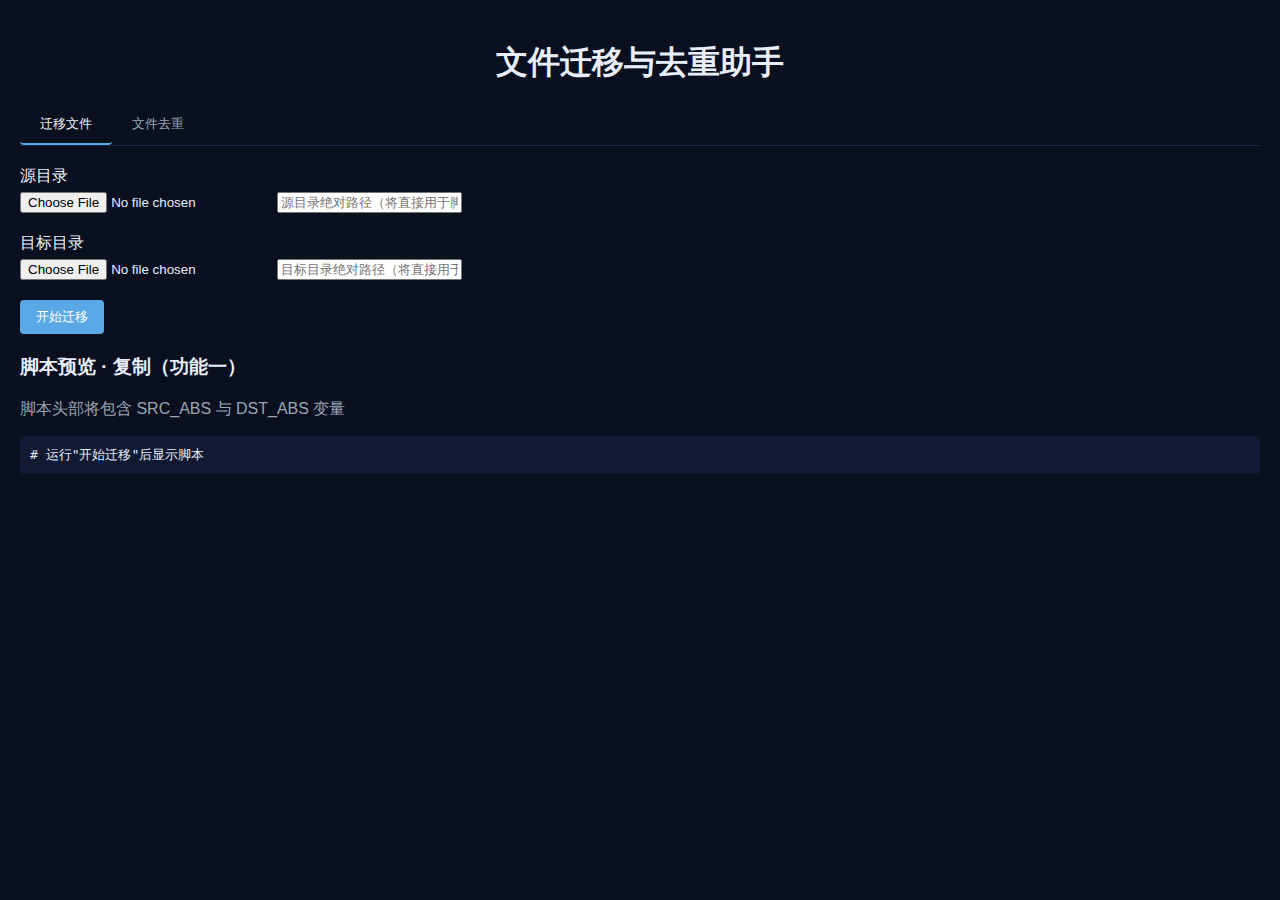
<file: FileUtility/pages/index.html>
<!DOCTYPE HTML PUBLIC "-//W3C//DTD HTML 4.01 Transitional//EN" "http://www.w3.org/TR/html4/loose.dtd">
<html>
<head>
  <meta http-equiv="Content-Type" content="text/html; charset=utf-8">
  <title>文件迁移与去重助手</title>
  <style>
    body {
      font-family: PingFang SC, Songti SC, sans-serif;
      margin: 0;
      padding: 20px;
      background: #0b1020;
      color: #e8eef8;
    }
    h1 {
      text-align: center;
      margin-bottom: 20px;
    }
    .tabs {
      display: flex;
      border-bottom: 1px solid #1f2a4a;
      margin-bottom: 20px;
    }
    .tab {
      background: transparent;
      border: 0;
      color: #9aa4b2;
      padding: 10px 20px;
      cursor: pointer;
      border-bottom: 2px solid transparent;
    }
    .tab.active {
      color: #e8eef8;
      border-color: #5aa9e6;
    }
    .tab-panel {
      display: none;
    }
    .tab-panel.active {
      display: block;
    }
    .field {
      margin-bottom: 15px;
    }
    label {
      display: block;
      margin-bottom: 5px;
    }
    input[type="file"] {
      margin-bottom: 5px;
    }
    button {
      background: #5aa9e6;
      color: white;
      border: 0;
      padding: 8px 16px;
      border-radius: 4px;
      cursor: pointer;
    }
    button.secondary {
      background: transparent;
      border: 1px solid #5aa9e6;
      color: #5aa9e6;
    }
    .actions {
      margin: 15px 0;
    }
    .result {
      margin-top: 20px;
    }
    .group {
      margin-bottom: 15px;
      border: 1px solid #1f2a4a;
      border-radius: 8px;
      overflow: hidden;
    }
    .group-header {
      background: #121a33;
      padding: 10px;
      display: flex;
      justify-content: space-between;
      align-items: center;
    }
    .group-body {
      padding: 10px;
    }
    .file-row {
      padding: 5px;
      display: flex;
      align-items: center;
    }
    .file-row:not(:last-child) {
      border-bottom: 1px solid #1f2a4a;
    }
    .mono {
      font-family: monospace;
    }
    .muted {
      color: #9aa4b2;
    }
    .pill {
      background: #1f2a4a;
      padding: 2px 8px;
      border-radius: 10px;
      font-size: 12px;
    }
    pre {
      background: #121a33;
      padding: 10px;
      border-radius: 4px;
      overflow: auto;
      white-space: pre-wrap;
    }
  </style>
</head>
<body>
  <h1>文件迁移与去重助手</h1>
  
  <div class="tabs">
    <button class="tab active" data-tab="migrate">迁移文件</button>
    <button class="tab" data-tab="dedupe">文件去重</button>
  </div>
  
  <div id="tab-migrate" class="tab-panel active">
    <div class="field">
      <label for="srcDir">源目录</label>
      <input type="file" id="srcDir" webkitdirectory>
      <input type="text" id="srcRoot" placeholder="源目录绝对路径（将直接用于脚本）">
    </div>
    
    <div class="field">
      <label for="dstDir">目标目录</label>
      <input type="file" id="dstDir" webkitdirectory>
      <input type="text" id="dstRoot" placeholder="目标目录绝对路径（将直接用于脚本）">
    </div>
    
    <div class="actions">
      <button id="btnMigrate">开始迁移</button>
    </div>
    
    <div class="result" id="migrateResult"></div>
    
    <h3>脚本预览 · 复制（功能一）</h3>
    <p class="muted">脚本头部将包含 SRC_ABS 与 DST_ABS 变量</p>
    <pre id="migrateScript"># 运行"开始迁移"后显示脚本</pre>
  </div>
  
  <div id="tab-dedupe" class="tab-panel">
    <div class="field">
      <label for="scanDir">扫描目录</label>
      <input type="file" id="scanDir" webkitdirectory>
      <input type="text" id="scanRoot" placeholder="扫描目录绝对路径（将直接用于脚本）">
    </div>
    
    <div class="actions">
      <button id="btnScan">开始扫描</button>
    </div>
    
    <div class="result" id="dedupeResult"></div>
    
    <h3>脚本预览 · 删除重复文件（功能二）</h3>
    <p class="muted">脚本头部将包含 SCAN 变量</p>
    <pre id="dedupeScript"># 运行"开始扫描"后显示脚本</pre>
  </div>
  
  <script src="index.js"></script>
</body>
</html>
</file>
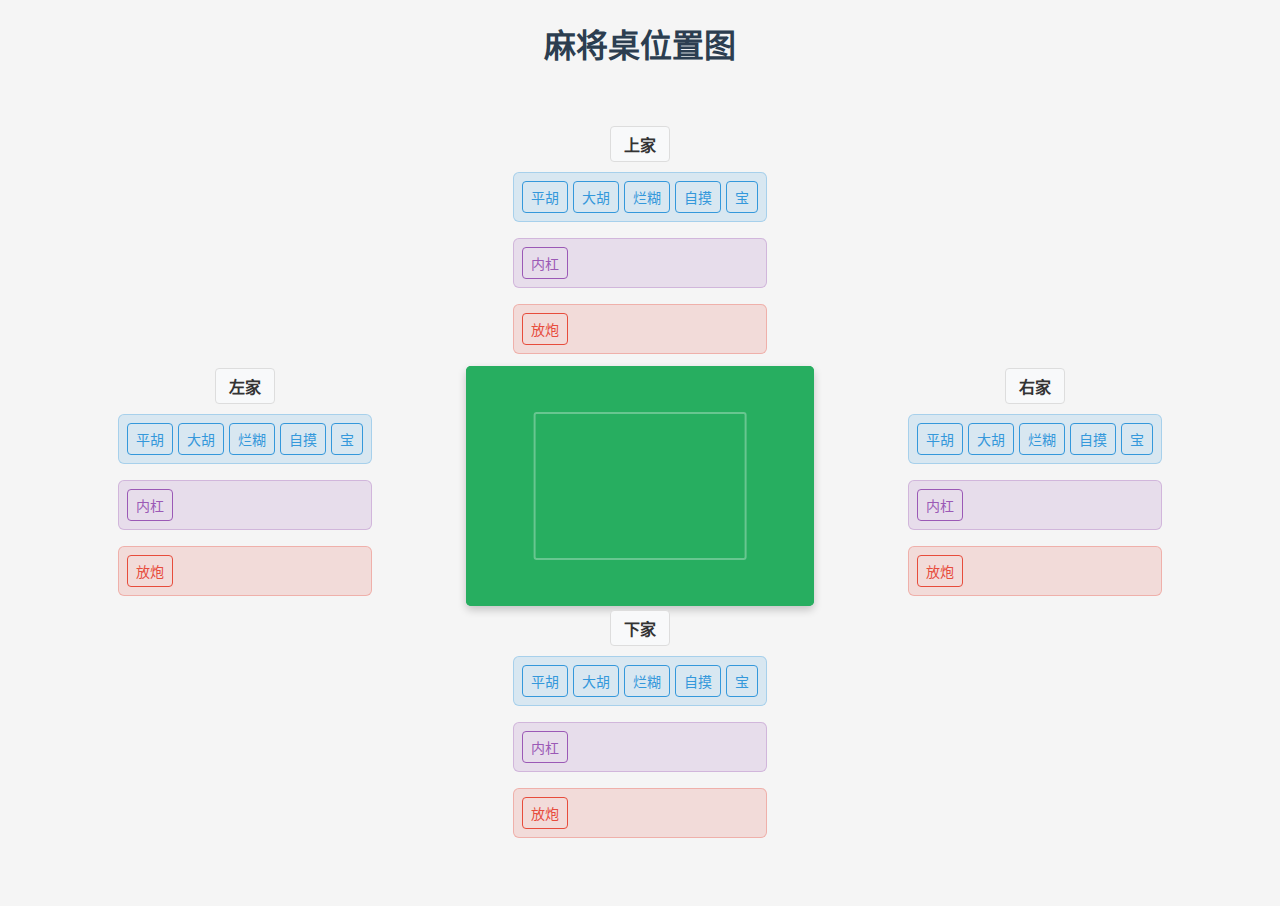
<file: TileGames/src/index.html>
<!DOCTYPE html>
<html lang="zh-CN">
<head>
    <meta charset="UTF-8">
    <meta name="viewport" content="width=device-width, initial-scale=1.0">
    <title>麻将桌位置图</title>
    <link rel="stylesheet" href="styles.css">
</head>
<body>
<div class="container">
    <h1>麻将桌位置图</h1>
    <div class="mahjong-table">
        <!-- 上家 -->
        <div class="player top">
            <div class="player-info">
                <div class="player-name-container">
                    <span class="player-name" contenteditable="true" maxlength="10">上家</span>
                </div>
                <div class="buttons-container">
                    <div class="hu-buttons">
                        <button class="btn hu-btn" data-type="pinghu">平胡</button>
                        <div class="button-with-counter">
                            <button class="btn hu-btn with-counter" data-type="dahu">大胡</button>
                            <div class="counter-container" id="dahu-counter-top" style="display: none;">
                                <button class="btn counter-btn">+1</button>
                            </div>
                        </div>
                        <button class="btn hu-btn" data-type="lanhu">烂糊</button>
                        <button class="btn hu-btn" data-type="zimo">自摸</button>
                        <div class="button-with-counter">
                            <button class="btn hu-btn with-counter" data-type="bao">宝</button>
                            <div class="counter-container" id="bao-counter-top" style="display: none;">
                                <button class="btn counter-btn">+1</button>
                            </div>
                        </div>
                    </div>
                    <div class="gang-buttons">
                        <div class="button-with-counter">
                            <button class="btn gang-btn with-counter" data-type="neigang">内杠</button>
                            <div class="counter-container" id="neigang-counter-top" style="display: none;">
                                <button class="btn counter-btn">+1</button>
                            </div>
                        </div>
                    </div>
                    <div class="fangpao-container">
                        <button class="btn fangpao-btn" data-type="fangpao">放炮</button>
                    </div>
                </div>
            </div>
        </div>

        <!-- 右家 -->
        <div class="player right">
            <div class="player-info">
                <div class="player-name-container">
                    <span class="player-name" contenteditable="true" maxlength="10">右家</span>
                </div>
                <div class="buttons-container">
                    <div class="hu-buttons">
                        <button class="btn hu-btn" data-type="pinghu">平胡</button>
                        <div class="button-with-counter">
                            <button class="btn hu-btn with-counter" data-type="dahu">大胡</button>
                            <div class="counter-container" id="dahu-counter-right" style="display: none;">
                                <button class="btn counter-btn">+1</button>
                            </div>
                        </div>
                        <button class="btn hu-btn" data-type="lanhu">烂糊</button>
                        <button class="btn hu-btn" data-type="zimo">自摸</button>
                        <div class="button-with-counter">
                            <button class="btn hu-btn with-counter" data-type="bao">宝</button>
                            <div class="counter-container" id="bao-counter-right" style="display: none;">
                                <button class="btn counter-btn">+1</button>
                            </div>
                        </div>
                    </div>
                    <div class="gang-buttons">
                        <div class="button-with-counter">
                            <button class="btn gang-btn with-counter" data-type="neigang">内杠</button>
                            <div class="counter-container" id="neigang-counter-right" style="display: none;">
                                <button class="btn counter-btn">+1</button>
                            </div>
                        </div>
                    </div>
                    <div class="fangpao-container">
                        <button class="btn fangpao-btn" data-type="fangpao">放炮</button>
                    </div>
                </div>
            </div>
        </div>

        <!-- 下家 -->
        <div class="player bottom">
            <div class="player-info">
                <div class="player-name-container">
                    <span class="player-name" contenteditable="true" maxlength="10">下家</span>
                </div>
                <div class="buttons-container">
                    <div class="hu-buttons">
                        <button class="btn hu-btn" data-type="pinghu">平胡</button>
                        <div class="button-with-counter">
                            <button class="btn hu-btn with-counter" data-type="dahu">大胡</button>
                            <div class="counter-container" id="dahu-counter-bottom" style="display: none;">
                                <button class="btn counter-btn">+1</button>
                            </div>
                        </div>
                        <button class="btn hu-btn" data-type="lanhu">烂糊</button>
                        <button class="btn hu-btn" data-type="zimo">自摸</button>
                        <div class="button-with-counter">
                            <button class="btn hu-btn with-counter" data-type="bao">宝</button>
                            <div class="counter-container" id="bao-counter-bottom" style="display: none;">
                                <button class="btn counter-btn">+1</button>
                            </div>
                        </div>
                    </div>
                    <div class="gang-buttons">
                        <div class="button-with-counter">
                            <button class="btn gang-btn with-counter" data-type="neigang">内杠</button>
                            <div class="counter-container" id="neigang-counter-bottom" style="display: none;">
                                <button class="btn counter-btn">+1</button>
                            </div>
                        </div>
                    </div>
                    <div class="fangpao-container">
                        <button class="btn fangpao-btn" data-type="fangpao">放炮</button>
                    </div>
                </div>
            </div>
        </div>

        <!-- 左家 -->
        <div class="player left">
            <div class="player-info">
                <div class="player-name-container">
                    <span class="player-name" contenteditable="true" maxlength="10">左家</span>
                </div>
                <div class="buttons-container">
                    <div class="hu-buttons">
                        <button class="btn hu-btn" data-type="pinghu">平胡</button>
                        <div class="button-with-counter">
                            <button class="btn hu-btn with-counter" data-type="dahu">大胡</button>
                            <div class="counter-container" id="dahu-counter-left" style="display: none;">
                                <button class="btn counter-btn">+1</button>
                            </div>
                        </div>
                        <button class="btn hu-btn" data-type="lanhu">烂糊</button>
                        <button class="btn hu-btn" data-type="zimo">自摸</button>
                        <div class="button-with-counter">
                            <button class="btn hu-btn with-counter" data-type="bao">宝</button>
                            <div class="counter-container" id="bao-counter-left" style="display: none;">
                                <button class="btn counter-btn">+1</button>
                            </div>
                        </div>
                    </div>
                    <div class="gang-buttons">
                        <div class="button-with-counter">
                            <button class="btn gang-btn with-counter" data-type="neigang">内杠</button>
                            <div class="counter-container" id="neigang-counter-left" style="display: none;">
                                <button class="btn counter-btn">+1</button>
                            </div>
                        </div>
                    </div>
                    <div class="fangpao-container">
                        <button class="btn fangpao-btn" data-type="fangpao">放炮</button>
                    </div>
                </div>
            </div>
        </div>

        <!-- 麻将桌中心 -->
        <div class="table-center">
            <div class="table-image"></div>
        </div>
    </div>
</div>
<script src="script.js"></script>
</body>
</html>
</file>
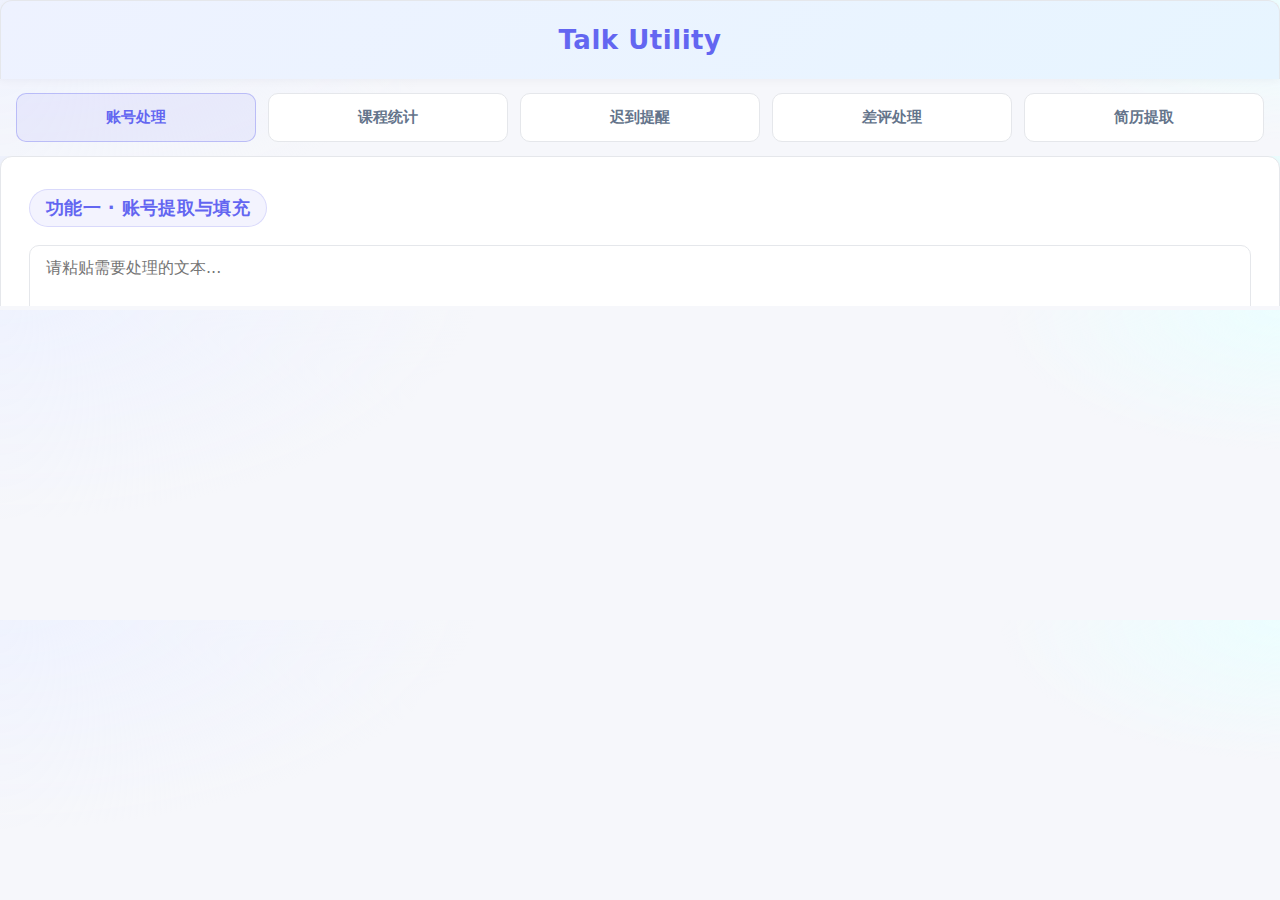
<file: TalkUtility/popup.html>
<!DOCTYPE html>
<html>
<head>
  <meta charset="UTF-8">
  <link rel="stylesheet" href="styles.css">
</head>
<body>
<div class="header">
  <h1>Talk Utility</h1>
</div>

<div class="tab-buttons">
  <button id="featureOneBtn" class="active">账号处理</button>
  <button id="featureTwoBtn">课程统计</button>
  <button id="featureThreeBtn">迟到提醒</button>
  <button id="featureFourBtn">差评处理</button>
  <button id="featureFiveBtn">简历提取</button>
</div>

<div class="iframe-container">
  <iframe id="featureFrame" src="features/feature1/popup_feature1.html"></iframe>
</div>

<script src="popup.js"></script>
</body>
</html>
</file>
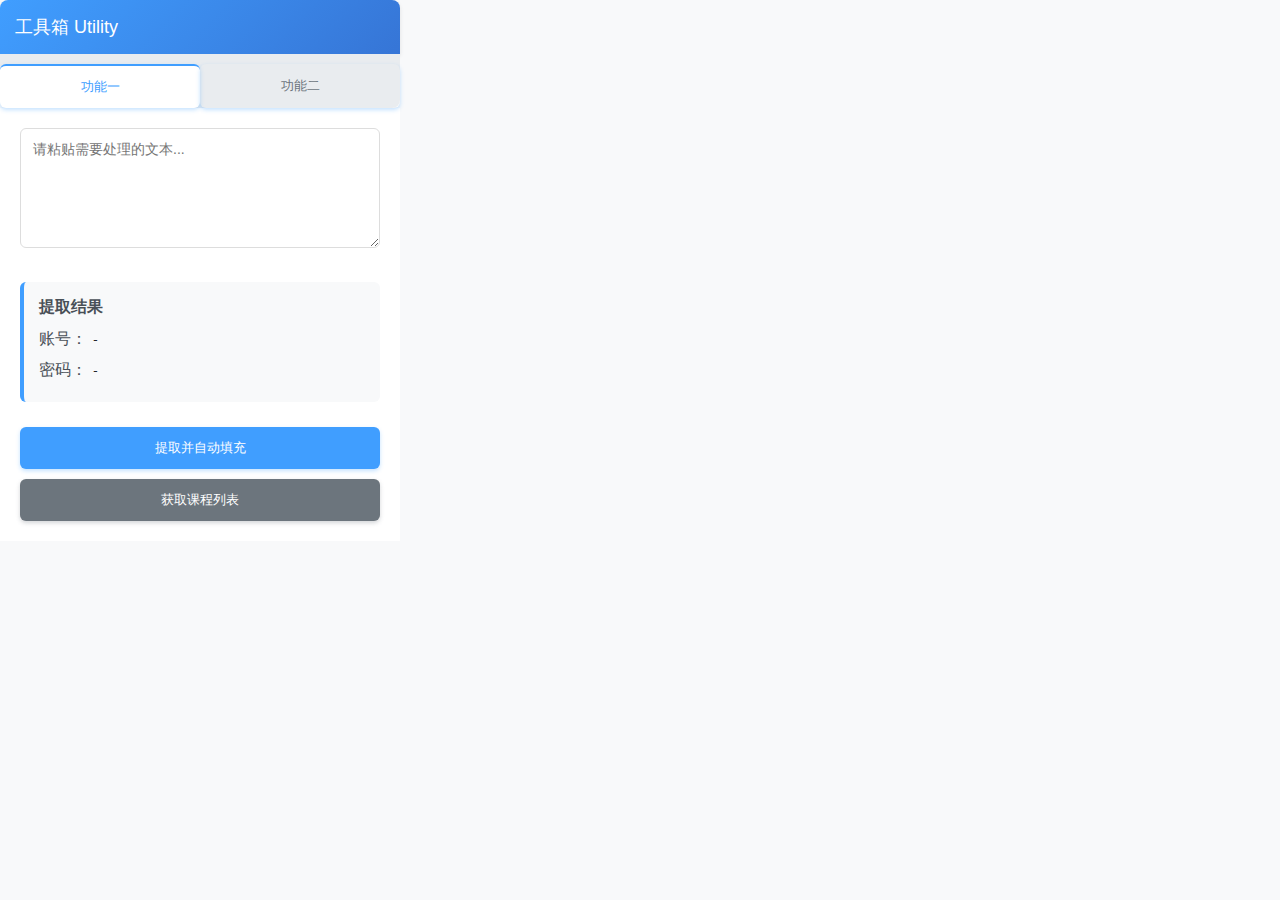
<file: talkUtility/popup.html>
<!DOCTYPE html>
<html>
<head>
  <meta charset="UTF-8">
  <style>
    * {
      box-sizing: border-box;
      margin: 0;
      padding: 0;
      font-family: 'Segoe UI', Tahoma, Geneva, Verdana, sans-serif;
    }

    body {
      width: 400px;
      padding: 0;
      background-color: #f8f9fa;
      color: #333;
    }

    .header {
      background: linear-gradient(135deg, #409EFF, #3675d6);
      color: white;
      padding: 15px;
      border-radius: 8px 8px 0 0;
      box-shadow: 0 2px 4px rgba(0,0,0,0.1);
    }

    .header h1 {
      font-size: 18px;
      font-weight: 500;
    }

    .tab-buttons {
      display: flex;
      background-color: #e9ecef;
      border-radius: 0 0 8px 8px;
    }

    .tab-buttons button {
      flex: 1;
      padding: 12px;
      border: none;
      background: transparent;
      cursor: pointer;
      font-weight: 500;
      transition: all 0.3s ease;
      color: #6c757d;
    }

    .tab-buttons button.active {
      background: white;
      color: #409EFF;
      border-top: 2px solid #409EFF;
    }

    .container {
      padding: 20px;
      background: white;
      min-height: 300px;
    }

    textarea {
      width: 100%;
      height: 120px;
      margin-bottom: 15px;
      padding: 12px;
      border: 1px solid #ddd;
      border-radius: 6px;
      resize: vertical;
      font-size: 14px;
      transition: border-color 0.3s;
    }

    textarea:focus {
      outline: none;
      border-color: #409EFF;
      box-shadow: 0 0 0 2px rgba(64, 158, 255, 0.2);
    }

    .result {
      margin: 15px 0;
      padding: 15px;
      background: #f8f9fa;
      border-radius: 6px;
      border-left: 4px solid #409EFF;
    }

    .result-title {
      font-weight: 600;
      margin-bottom: 8px;
      color: #495057;
    }

    .result-content {
      line-height: 1.6;
    }

    .result-item {
      margin-bottom: 5px;
    }

    .result-label {
      font-weight: 500;
      color: #495057;
    }

    .result-value {
      color: #212529;
      font-family: monospace;
    }

    button {
      width: 100%;
      padding: 12px;
      background: #409EFF;
      color: white;
      border: none;
      border-radius: 6px;
      cursor: pointer;
      margin-top: 10px;
      font-weight: 500;
      transition: background 0.3s;
      box-shadow: 0 2px 4px rgba(64, 158, 255, 0.3);
    }

    button:hover {
      background: #337ecc;
    }

    button:active {
      transform: translateY(1px);
    }

    .secondary-btn {
      background: #6c757d;
      box-shadow: 0 2px 4px rgba(108, 117, 125, 0.3);
    }

    .secondary-btn:hover {
      background: #5a6268;
    }

    #scheduleList {
      display: none;
      margin-top: 20px;
      padding: 15px;
      background: #f8f9fa;
      border-radius: 6px;
    }

    #scheduleTitle {
      font-size: 16px;
      margin-bottom: 10px;
      color: #495057;
      font-weight: 600;
    }

    #scheduleItems {
      list-style: none;
      padding: 0;
    }

    #scheduleItems li {
      padding: 8px 0;
      border-bottom: 1px solid #e9ecef;
    }

    #scheduleItems li:last-child {
      border-bottom: none;
    }

    .empty-state {
      text-align: center;
      padding: 40px 20px;
      color: #6c757d;
    }

    .empty-state h2 {
      margin-bottom: 10px;
      color: #495057;
    }

    .tab-content {
      display: none;
    }

    .tab-content.active {
      display: block;
    }
  </style>
</head>
<body>
<div class="header">
  <h1>工具箱 Utility</h1>
</div>

<div class="tab-buttons">
  <button id="featureOneBtn" class="active">功能一</button>
  <button id="featureTwoBtn">功能二</button>
</div>

<div class="container">
  <!-- 功能一内容（原页面内容） -->
  <div id="featureOne" class="tab-content active">
    <textarea id="inputText" placeholder="请粘贴需要处理的文本..."></textarea>

    <div class="result">
      <div class="result-title">提取结果</div>
      <div class="result-content">
        <div class="result-item">
          <span class="result-label">账号：</span>
          <span id="username" class="result-value">-</span>
        </div>
        <div class="result-item">
          <span class="result-label">密码：</span>
          <span id="password" class="result-value">-</span>
        </div>
      </div>
    </div>

    <button id="extractAndFill">提取并自动填充</button>
    <button id="getSchedule" class="secondary-btn">获取课程列表</button>

    <div id="scheduleList">
      <div id="scheduleTitle"></div>
      <ul id="scheduleItems"></ul>
    </div>
  </div>

  <!-- 功能二内容（空页面） -->
  <div id="featureTwo" class="tab-content">
    <div class="empty-state">
      <h2>功能二</h2>
      <p>新功能正在开发中，敬请期待</p>
    </div>
  </div>
</div>

<script src="popup.js"></script>

<script>
  // 添加功能切换逻辑
  document.getElementById('featureOneBtn').addEventListener('click', function() {
    document.getElementById('featureOneBtn').classList.add('active');
    document.getElementById('featureTwoBtn').classList.remove('active');
    document.getElementById('featureOne').classList.add('active');
    document.getElementById('featureTwo').classList.remove('active');
  });

  document.getElementById('featureTwoBtn').addEventListener('click', function() {
    document.getElementById('featureTwoBtn').classList.add('active');
    document.getElementById('featureOneBtn').classList.remove('active');
    document.getElementById('featureTwo').classList.add('active');
    document.getElementById('featureOne').classList.remove('active');
  });
</script>
</body>
</html>
</file>
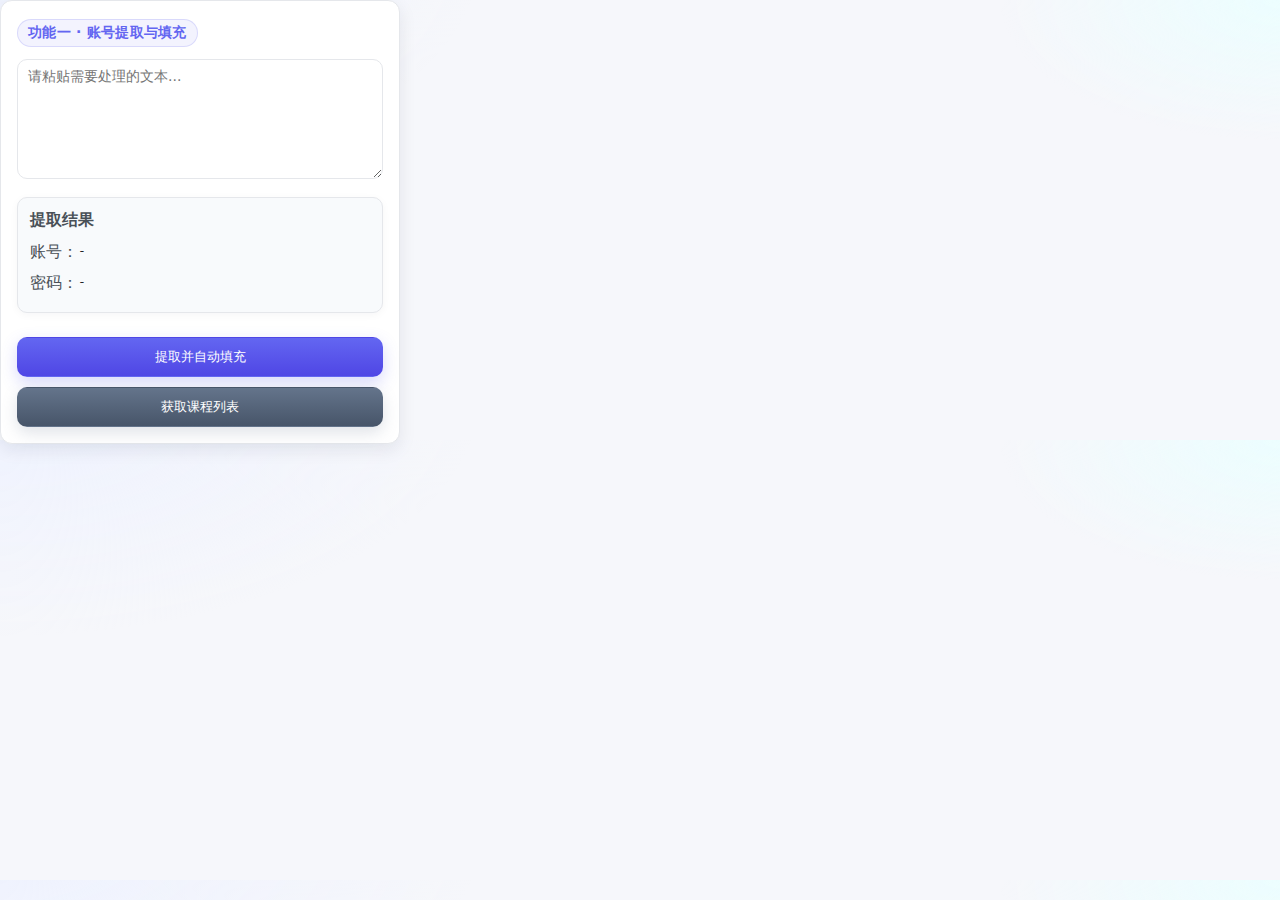
<file: talkUtility/popup_feature1.html>
<!DOCTYPE html>
<html>
<head>
  <meta charset="UTF-8">
  <link rel="stylesheet" href="styles.css">
</head>
<body>
<div class="container">
  <div class="section-title">功能一 · 账号提取与填充</div>
  <textarea id="inputText" class="input" placeholder="请粘贴需要处理的文本..."></textarea>

  <div class="result">
    <div class="result-title">提取结果</div>
    <div class="result-content">
      <div class="result-item">
        <span class="result-label">账号：</span>
        <span id="username" class="result-value">-</span>
      </div>
      <div class="result-item">
        <span class="result-label">密码：</span>
        <span id="password" class="result-value">-</span>
      </div>
    </div>
  </div>

  <button id="extractAndFill" class="btn btn-primary">提取并自动填充</button>
  <button id="getSchedule" class="btn btn-secondary">获取课程列表</button>

  <div id="scheduleList">
    <div id="scheduleTitle"></div>
    <ul id="scheduleItems"></ul>
  </div>
</div>

<script src="feature1.js"></script>
</body>
</html>
</file>
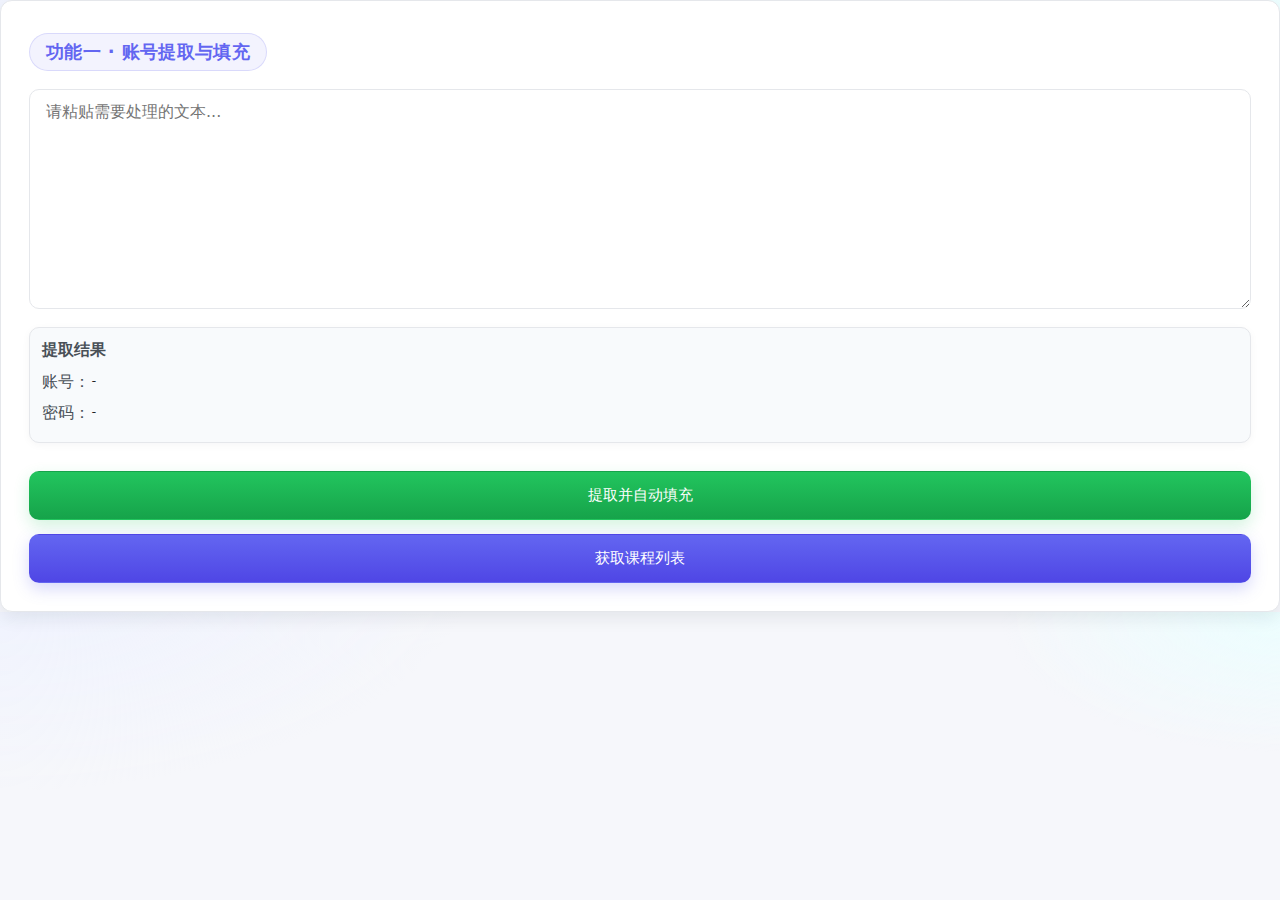
<file: TalkUtility/popup_feature1.html>
<!-- 修改 popup_feature1.html 文件 -->
<!DOCTYPE html>
<html>
<head>
  <meta charset="UTF-8">
  <link rel="stylesheet" href="styles.css">
</head>
<body>
<div class="container">
  <div class="section-title">功能一 · 账号提取与填充</div>
  <textarea id="inputText" class="input" placeholder="请粘贴需要处理的文本..."></textarea>

  <div class="result">
    <div class="result-title">提取结果</div>
    <div class="result-content">
      <div class="result-item">
        <span class="result-label">账号：</span>
        <span id="username" class="result-value">-</span>
        <button id="copyUsername" class="btn btn-outline-primary btn-small" style="display: none;">复制</button>
      </div>
      <div class="result-item">
        <span class="result-label">密码：</span>
        <span id="password" class="result-value">-</span>
        <button id="copyPassword" class="btn btn-outline-primary btn-small" style="display: none;">复制</button>
      </div>
    </div>
  </div>

  <button id="extractAndFill" class="btn btn-success">提取并自动填充</button>
  <button id="getSchedule" class="btn btn-primary">获取课程列表</button>

  <div id="scheduleList">
    <div id="scheduleTitle"></div>
    <table id="scheduleTable"></table>
  </div>
</div>

<script src="feature1.js"></script>
</body>
</html>
</file>
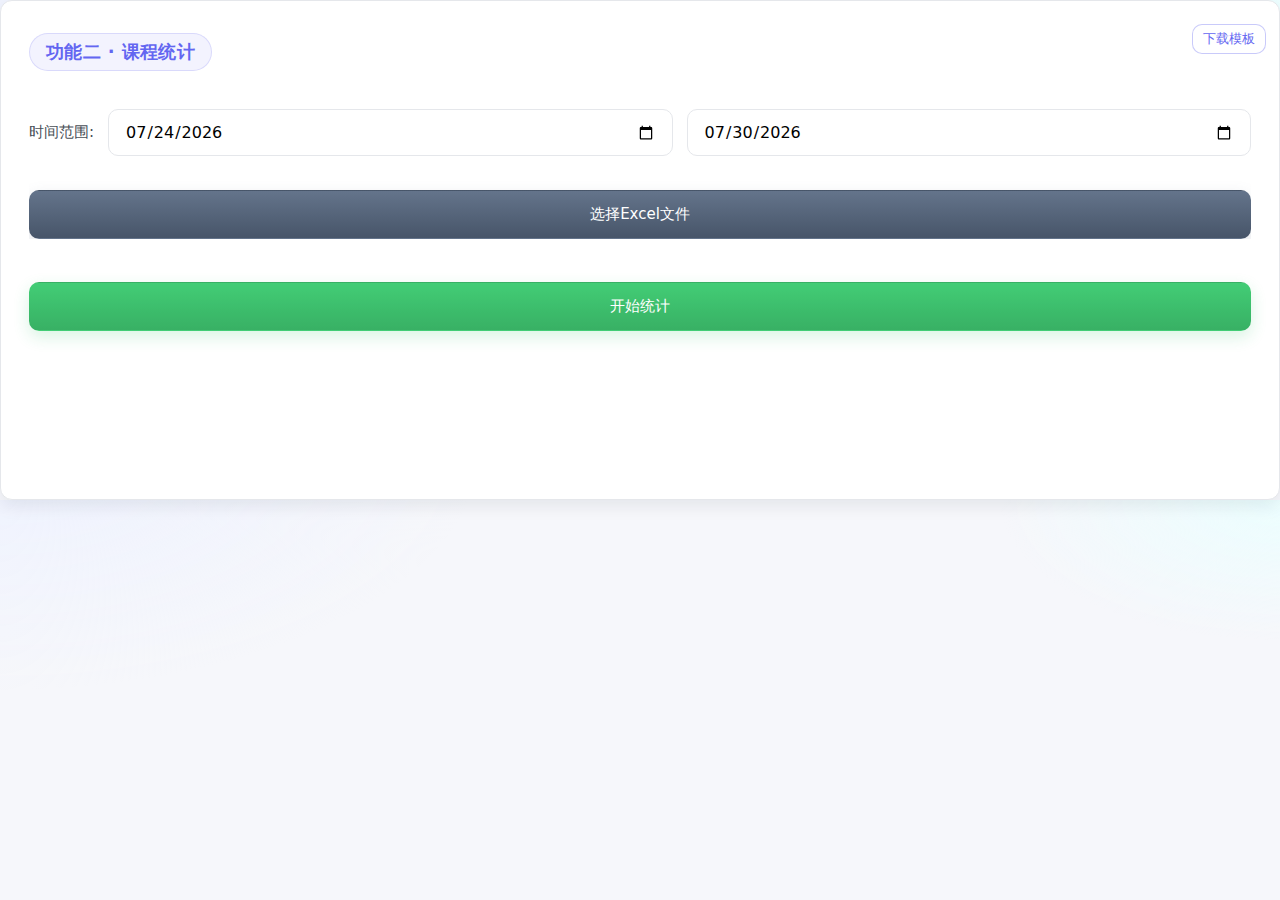
<file: TalkUtility/popup_feature2.html>
<!-- 修改 popup_feature2.html 文件 -->
<!DOCTYPE html>
<html>
<head>
  <meta charset="UTF-8">
  <link rel="stylesheet" href="styles.css">
</head>
<body>
<!-- 将下载模板按钮放置在这里，调整位置和大小 -->
<button id="downloadTemplate" class="btn btn-outline-primary btn-right btn-small">下载模板</button>

<div class="container">
  <div class="upload-section">
    <div class="section-title">功能二 · 课程统计</div>

    <!-- 时间范围控件在同一行 -->
    <div class="form-row date-controls-row">
      <span class="label">时间范围:</span>
      <div class="date-input-wrapper">
        <input type="date" id="startDate" class="date-picker">
      </div>
      <div class="date-input-wrapper">
        <input type="date" id="endDate" class="date-picker">
      </div>
    </div>

    <div class="file-input-wrapper">
      <button class="btn btn-secondary">选择Excel文件</button>
      <input type="file" id="excelFile" accept=".xlsx">
    </div>
    <p id="fileName" style="margin-top: 10px; font-size: 14px; color: #6c757d;"></p>

    <div class="action-row">
      <button id="parseBtn" class="btn btn-success" disabled>开始统计</button>
    </div>

    <div id="messageArea"></div>

    <div id="columnData" class="column-data hidden">
      <h3>第一列数据</h3>
      <div class="column-list" id="columnList"></div>
    </div>
  </div>
</div>

<!-- 引入xlsx库用于处理Excel文件 -->
<!--<script src="https://cdnjs.cloudflare.com/ajax/libs/xlsx/0.18.5/xlsx.full.min.js"></script>-->
<script src="xlsx.full.min.js"></script>
<script src="feature2.js"></script>
</body>
</html>
</file>
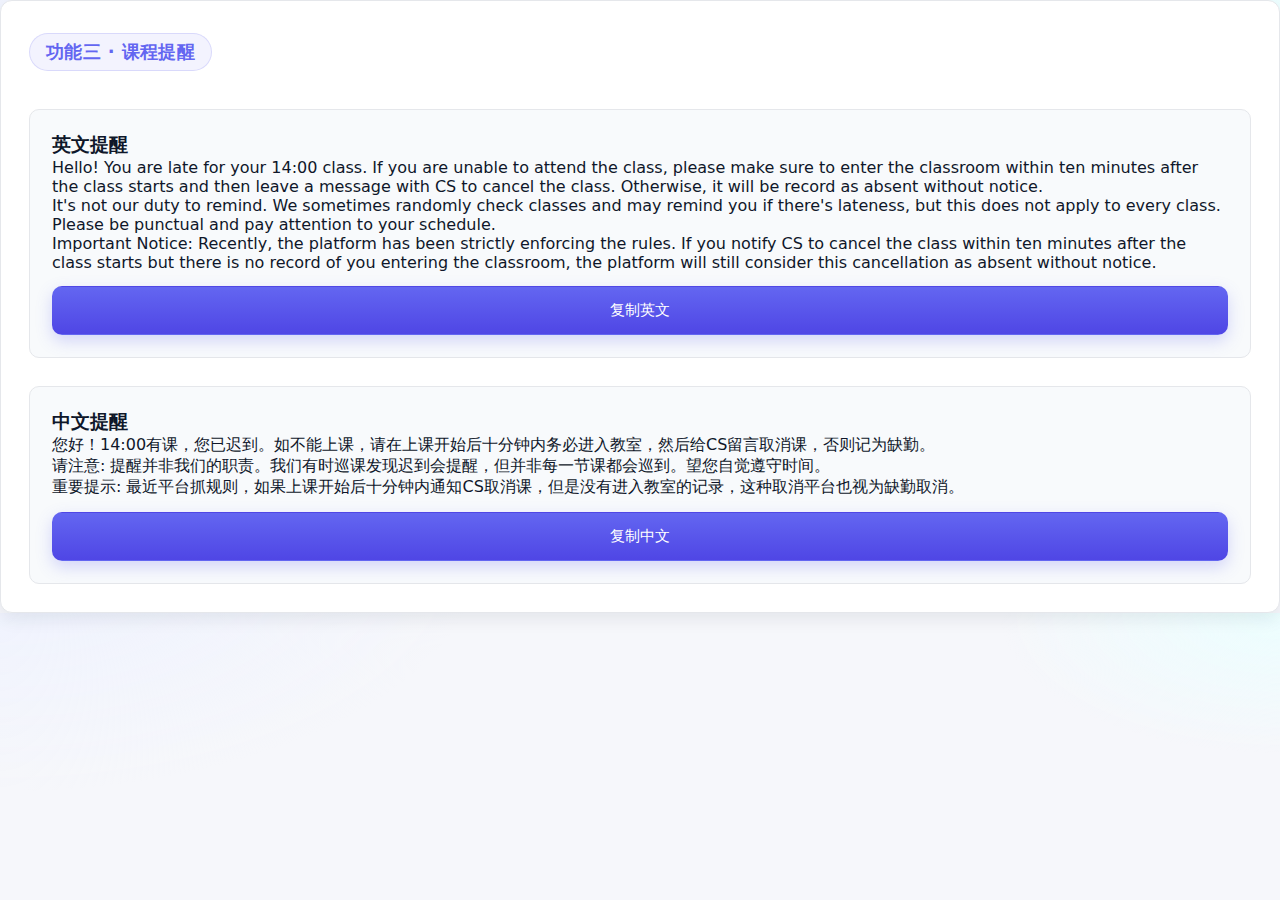
<file: TalkUtility/popup_feature3.html>
<!DOCTYPE html>
<html>
<head>
  <meta charset="UTF-8">
  <link rel="stylesheet" href="styles.css">
</head>
<body>
<div class="container">
  <div class="section-title">功能三 · 课程提醒</div>
  
  <div class="message-section">
    <div class="message-container">
      <div class="message">
        <h3>英文提醒</h3>
        <p>Hello! You are late for your <span id="time_en"></span> class.
         If you are unable to attend the class, please make sure to enter the classroom within ten minutes after the class starts and then leave a message with CS to cancel the class. Otherwise, it will be record as absent without notice.
        </p>
        <p>It's not our duty to remind. We sometimes randomly check classes and may remind you if there's lateness, but this does not apply to every class. Please be punctual and pay attention to your schedule.</p>
        <p>Important Notice: Recently, the platform has been strictly enforcing the rules. If you notify CS to cancel the class within ten minutes after the class starts but there is no record of you entering the classroom, the platform will still consider this cancellation as absent without notice.</p>
        <button id="copyEnBtn" class="btn btn-primary">复制英文</button>
      </div>
      
      <div class="message">
        <h3>中文提醒</h3>
        <p>您好！<span id="time_zh"></span>有课，您已迟到。如不能上课，请在上课开始后十分钟内务必进入教室，然后给CS留言取消课，否则记为缺勤。</p>
        <p>请注意: 提醒并非我们的职责。我们有时巡课发现迟到会提醒，但并非每一节课都会巡到。望您自觉遵守时间。</p>
        <p>重要提示: 最近平台抓规则，如果上课开始后十分钟内通知CS取消课，但是没有进入教室的记录，这种取消平台也视为缺勤取消。</p>
        <button id="copyZhBtn" class="btn btn-primary">复制中文</button>
      </div>
    </div>
  </div>
</div>

<script src="feature3.js"></script>
</body>
</html>
</file>
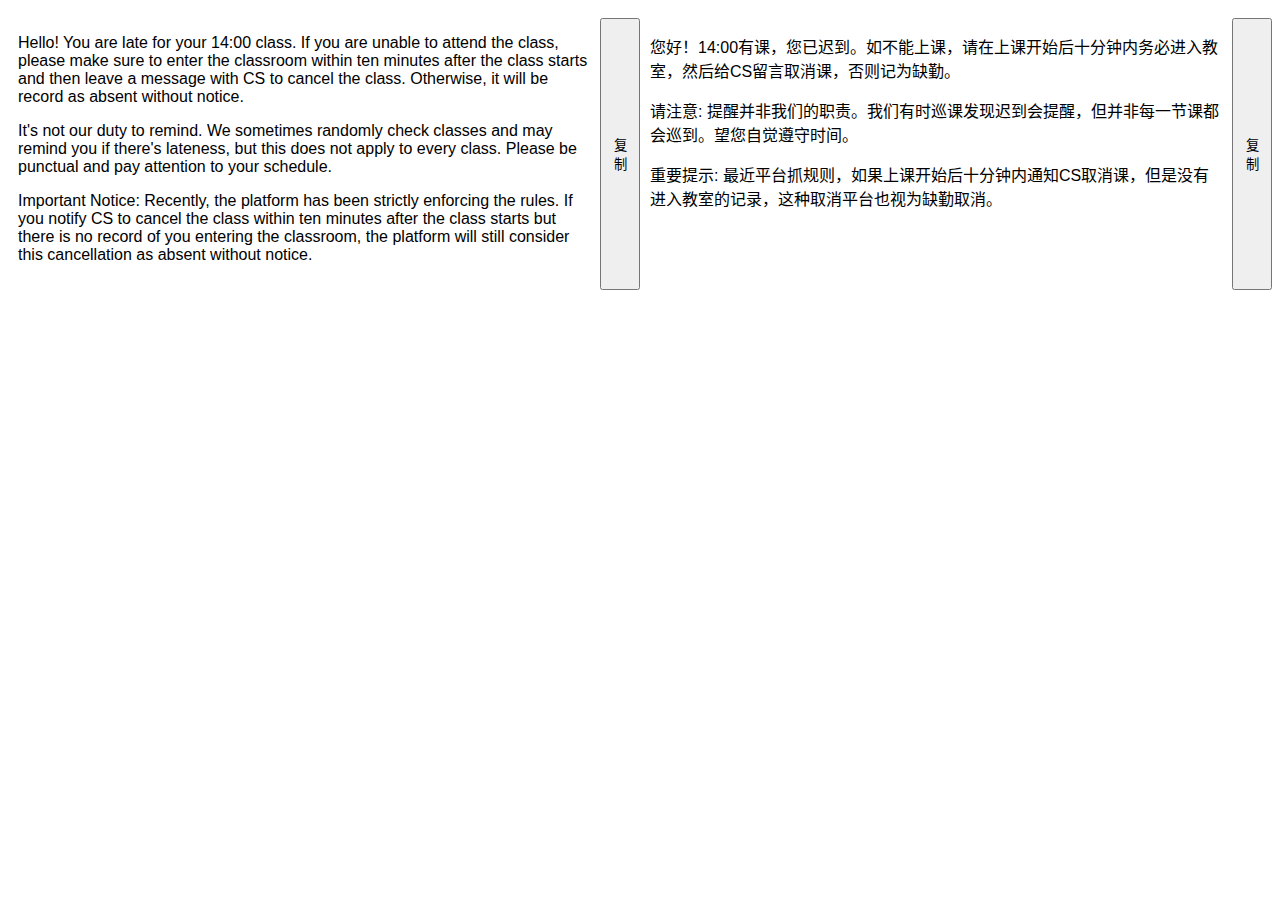
<file: TalkUtility/template.HTML>
<!DOCTYPE html>
<html lang="zh-CN">

<head>
  <meta charset="UTF-8">
  <meta name="viewport" content="width=device-width, initial-scale=1.0">
  <title>课程提醒</title>
  <style>
    body {
      font-family: Arial, sans-serif;
    }

    .container {
      display: flex;
      flex-direction: row;
    }

    .message {
      width: 50%;
      padding: 10px;
    }

    button {
      margin-top: 10px;
    }
  </style>
</head>

<body>
  <div class="container">
    <div class="message">
<p>Hello! You are late for your <span id="time_en"></span> class.
 If you are unable to attend the class, please make sure to enter the classroom within ten minutes after the class starts and then leave  a message with CS to cancel the class. Otherwise, it will be record as absent without notice.
      </p>
<p>It's not our duty to remind. We sometimes randomly check classes and may remind you if there's lateness, but this does not apply to every class. Please be punctual and pay attention to your schedule.</p>
<p>Important Notice: Recently, the platform has been strictly enforcing the rules. If you notify CS to cancel the class within ten minutes after the class starts but there is no record of you entering the classroom, the platform will still consider this cancellation as absent without notice.  </p>
    </div>
   <button onclick="copyToClipboardEn()">复制</button>
    <div class="message">
<p>您好！<span id="time_zh"></span>有课，您已迟到。如不能上课，请在上课开始后十分钟内务必进入教室，然后给CS留言取消课，否则记为缺勤。</p>
<p>请注意: 提醒并非我们的职责。我们有时巡课发现迟到会提醒，但并非每一节课都会巡到。望您自觉遵守时间。</p>
<p>重要提示: 最近平台抓规则，如果上课开始后十分钟内通知CS取消课，但是没有进入教室的记录，这种取消平台也视为缺勤取消。</p>
    </div>
    <button onclick="copyToClipboardZh()">复制</button>
  </div>
  <script>
    // 获取当前时间
    const now = new Date();
    const hour = now.getHours();
    const minute = now.getMinutes();
    let halfHourTime = '';
    if (minute < 30) {
      halfHourTime = `${hour}:00`;
    } else {
      halfHourTime = `${hour}:30`;
    }

    document.getElementById('time_en').textContent = halfHourTime;
    document.getElementById('time_zh').textContent = halfHourTime;

    async function copyToClipboardEn() {
      let text = document.querySelector('.message').textContent;
      
      try {
        text = text.trim();
        navigator.clipboard.writeText(text);
        console.log('复制成功');
      } catch (err) {
        console.log('复制失败: ', err);
      }
    }

    async function copyToClipboardZh() {
      let text = document.querySelectorAll('.message')[1].textContent;
      try {
        text = text.trim();
        navigator.clipboard.writeText(text);
        console.log('复制成功');
      } catch (err) {
        console.log('复制失败: ', err);
      }
    }
  </script>
</body>

</html>
</file>
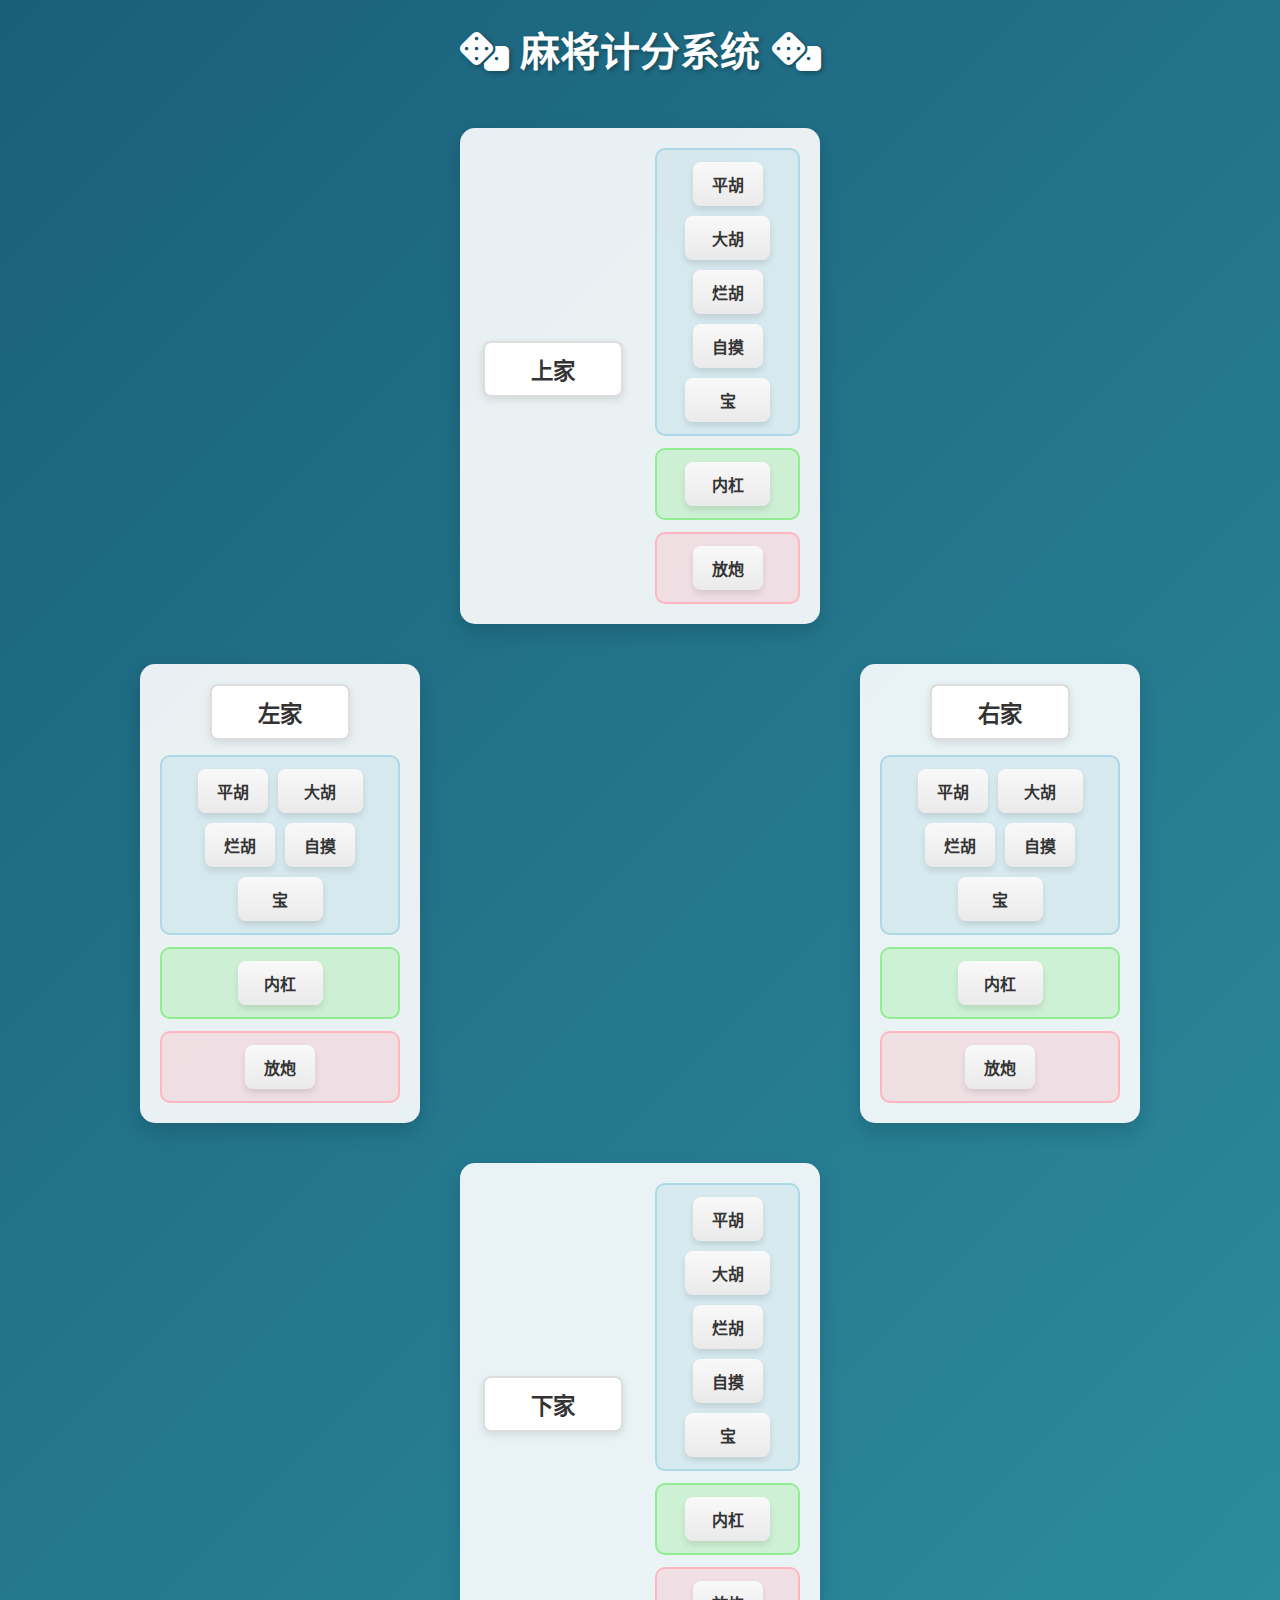
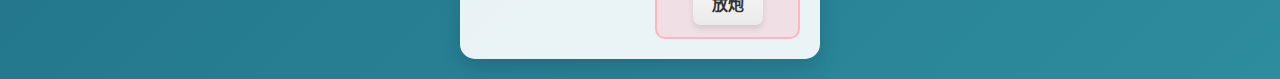
<file: TileGames/src/mahjong.html>
<!DOCTYPE html>
<html lang="zh-CN">
<head>
    <meta charset="UTF-8">
    <meta name="viewport" content="width=device-width, initial-scale=1.0">
    <title>麻将计分系统</title>
    <link rel="stylesheet" href="https://cdnjs.cloudflare.com/ajax/libs/font-awesome/6.4.0/css/all.min.css">
    <style>
        * {
            margin: 0;
            padding: 0;
            box-sizing: border-box;
            font-family: "PingFang SC", "Microsoft YaHei", sans-serif;
        }

        body {
            background: linear-gradient(135deg, #1a5f7a 0%, #2d8c9e 100%);
            padding: 20px;
            min-height: 100vh;
            display: flex;
            justify-content: center;
            align-items: center;
            color: #333;
        }

        .container {
            width: 100%;
            max-width: 1200px;
            display: flex;
            flex-direction: column;
            align-items: center;
        }

        h1 {
            color: white;
            margin-bottom: 30px;
            text-align: center;
            text-shadow: 2px 2px 4px rgba(0, 0, 0, 0.3);
            font-size: 2.5rem;
        }

        .game-area {
            display: flex;
            flex-direction: column;
            align-items: center;
            width: 100%;
        }

        .table-container {
            position: relative;
            width: 100%;
            max-width: 800px;
            margin: 20px 0;
        }

        .mahjong-table {
            width: 300px;
            height: 300px;
            margin: 0 auto;
            border-radius: 50%;
            background: linear-gradient(145deg, #d9a75e, #b88746);
            box-shadow: 0 10px 25px rgba(0, 0, 0, 0.3), inset 0 0 20px rgba(0, 0, 0, 0.2);
            display: flex;
            justify-content: center;
            align-items: center;
            border: 12px solid #8B4513;
            position: relative;
            z-index: 10;
        }

        .table-center {
            width: 40%;
            height: 40%;
            background: radial-gradient(circle, #c19a6b 0%, #8b6b3d 100%);
            border-radius: 50%;
            display: flex;
            justify-content: center;
            align-items: center;
            color: #fff;
            font-weight: bold;
            font-size: 1.5rem;
            text-shadow: 1px 1px 2px rgba(0,0,0,0.5);
            box-shadow: inset 0 0 15px rgba(0,0,0,0.4);
            border: 2px solid #6b4c21;
        }

        .players-container {
            display: grid;
            grid-template-areas:
                ". top ."
                "left center right"
                ". bottom .";
            grid-template-columns: 1fr auto 1fr;
            grid-template-rows: auto 1fr auto;
            gap: 40px;
            width: 100%;
            max-width: 1000px;
            margin-top: 20px;
        }

        .player {
            display: flex;
            flex-direction: column;
            align-items: center;
            padding: 20px;
            border-radius: 15px;
            background: rgba(255, 255, 255, 0.9);
            box-shadow: 0 8px 20px rgba(0,0,0,0.15);
            transition: all 0.3s ease;
            min-width: 280px;
        }

        .player:hover {
            transform: translateY(-5px);
            box-shadow: 0 12px 25px rgba(0,0,0,0.2);
        }

        .player-top {
            grid-area: top;
            flex-direction: row;
            justify-content: center;
            gap: 30px;
        }

        .player-bottom {
            grid-area: bottom;
            flex-direction: row;
            justify-content: center;
            gap: 30px;
        }

        .player-left {
            grid-area: left;
        }

        .player-right {
            grid-area: right;
        }

        .player-name-container {
            margin-bottom: 15px;
            width: 100%;
            display: flex;
            justify-content: center;
        }

        .player-name {
            font-size: 1.4rem;
            font-weight: bold;
            padding: 10px 15px;
            border-radius: 8px;
            background: white;
            box-shadow: 0 3px 8px rgba(0,0,0,0.1);
            width: 140px;
            text-align: center;
            border: 2px solid #ddd;
            transition: all 0.3s;
        }

        .player-name:focus {
            outline: none;
            border-color: #4a90e2;
            box-shadow: 0 0 8px rgba(74, 144, 226, 0.6);
        }

        .button-group {
            display: flex;
            flex-direction: column;
            gap: 12px;
            width: 100%;
        }

        .button-row {
            display: flex;
            flex-wrap: wrap;
            gap: 10px;
            justify-content: center;
            padding: 12px;
            border-radius: 10px;
        }

        .hu-buttons {
            background-color: rgba(173, 216, 230, 0.3);
            border: 2px solid #add8e6;
        }

        .gang-buttons {
            background-color: rgba(144, 238, 144, 0.3);
            border: 2px solid #90ee90;
        }

        .fangpao-buttons {
            background-color: rgba(255, 182, 193, 0.3);
            border: 2px solid #ffb6c1;
        }

        .btn {
            padding: 10px 16px;
            border: none;
            border-radius: 8px;
            background: linear-gradient(to bottom, #f9f9f9, #eaeaea);
            color: #333;
            font-size: 1rem;
            font-weight: 600;
            cursor: pointer;
            transition: all 0.3s;
            box-shadow: 0 4px 6px rgba(0,0,0,0.1);
            position: relative;
            min-width: 70px;
            display: flex;
            justify-content: center;
            align-items: center;
        }

        .btn:hover:not(.selected):not(:disabled) {
            transform: translateY(-3px);
            box-shadow: 0 6px 8px rgba(0,0,0,0.15);
            background: linear-gradient(to bottom, #ffffff, #f0f0f0);
        }

        .btn.selected {
            background: linear-gradient(to bottom, #4a90e2, #3a7bd5);
            color: white;
            box-shadow: 0 4px 8px rgba(74, 144, 226, 0.4);
        }

        .btn:disabled {
            background: #f0f0f0;
            color: #aaa;
            cursor: not-allowed;
            transform: none;
            box-shadow: none;
        }

        .counter-btn {
            min-width: 85px;
            position: relative;
        }

        .counter {
            position: absolute;
            top: -10px;
            right: -10px;
            width: 28px;
            height: 28px;
            background: linear-gradient(to bottom, #ff6b6b, #ff4757);
            color: white;
            border-radius: 50%;
            display: flex;
            justify-content: center;
            align-items: center;
            font-size: 0.9rem;
            font-weight: bold;
            box-shadow: 0 3px 6px rgba(0,0,0,0.2);
            cursor: pointer;
            transition: all 0.2s;
            z-index: 5;
        }

        .counter:hover {
            transform: scale(1.1);
            box-shadow: 0 4px 8px rgba(0,0,0,0.3);
        }

        .counter-value {
            margin-left: 5px;
            font-weight: bold;
            color: #ff4757;
        }

        .btn.selected .counter-value {
            color: white;
        }

        @media (max-width: 1024px) {
            .players-container {
                grid-template-areas:
                    "top top"
                    "left right"
                    "bottom bottom";
                grid-template-columns: 1fr 1fr;
                grid-template-rows: auto 1fr auto;
                gap: 30px;
            }

            .player-top, .player-bottom {
                flex-direction: column;
                gap: 20px;
            }

            .mahjong-table {
                width: 250px;
                height: 250px;
            }
        }

        @media (max-width: 768px) {
            h1 {
                font-size: 2rem;
            }

            .players-container {
                grid-template-areas:
                    "top"
                    "left"
                    "right"
                    "bottom";
                grid-template-columns: 1fr;
                grid-template-rows: repeat(4, auto);
                gap: 25px;
            }

            .mahjong-table {
                width: 220px;
                height: 220px;
            }

            .player {
                min-width: 250px;
            }

            .btn {
                padding: 8px 12px;
                font-size: 0.9rem;
                min-width: 60px;
            }

            .counter-btn {
                min-width: 75px;
            }
        }

        @media (max-width: 576px) {
            body {
                padding: 15px;
            }

            h1 {
                font-size: 1.8rem;
            }

            .player {
                padding: 15px;
                min-width: 220px;
            }

            .player-name {
                font-size: 1.2rem;
                padding: 8px 12px;
                width: 120px;
            }

            .button-row {
                padding: 10px;
                gap: 8px;
            }

            .btn {
                padding: 7px 10px;
                font-size: 0.85rem;
                min-width: 55px;
            }

            .counter-btn {
                min-width: 70px;
            }

            .counter {
                width: 24px;
                height: 24px;
                font-size: 0.8rem;
            }

            .mahjong-table {
                width: 200px;
                height: 200px;
            }

            .table-center {
                font-size: 1.2rem;
            }
        }
    </style>
</head>
<body>
<div class="container">
    <h1><i class="fas fa-dice"></i> 麻将计分系统 <i class="fas fa-dice"></i></h1>

    <div class="game-area">

        <div class="players-container">
            <!-- 上家 -->
            <div class="player player-top">
                <div class="player-name-container">
                    <div class="player-name" contenteditable="true" maxlength="10">上家</div>
                </div>
                <div class="button-group">
                    <div class="button-row hu-buttons">
                        <button class="btn" data-type="pinghu">平胡</button>
                        <button class="btn counter-btn" data-type="dahu">大胡</button>
                        <button class="btn" data-type="lanhu">烂胡</button>
                        <button class="btn" data-type="zimo">自摸</button>
                        <button class="btn counter-btn" data-type="bao">宝</button>
                    </div>
                    <div class="button-row gang-buttons">
                        <button class="btn counter-btn" data-type="neigang">内杠</button>
                    </div>
                    <div class="button-row fangpao-buttons">
                        <button class="btn" data-type="fangpao">放炮</button>
                    </div>
                </div>
            </div>



            <!-- 下家 -->
            <div class="player player-bottom">
                <div class="player-name-container">
                    <div class="player-name" contenteditable="true" maxlength="10">下家</div>
                </div>
                <div class="button-group">
                    <div class="button-row hu-buttons">
                        <button class="btn" data-type="pinghu">平胡</button>
                        <button class="btn counter-btn" data-type="dahu">大胡</button>
                        <button class="btn" data-type="lanhu">烂胡</button>
                        <button class="btn" data-type="zimo">自摸</button>
                        <button class="btn counter-btn" data-type="bao">宝</button>
                    </div>
                    <div class="button-row gang-buttons">
                        <button class="btn counter-btn" data-type="neigang">内杠</button>
                    </div>
                    <div class="button-row fangpao-buttons">
                        <button class="btn" data-type="fangpao">放炮</button>
                    </div>
                </div>
            </div>

            <!-- 左家 -->
            <div class="player player-left">
                <div class="player-name-container">
                    <div class="player-name" contenteditable="true" maxlength="10">左家</div>
                </div>
                <div class="button-group">
                    <div class="button-row hu-buttons">
                        <button class="btn" data-type="pinghu">平胡</button>
                        <button class="btn counter-btn" data-type="dahu">大胡</button>
                        <button class="btn" data-type="lanhu">烂胡</button>
                        <button class="btn" data-type="zimo">自摸</button>
                        <button class="btn counter-btn" data-type="bao">宝</button>
                    </div>
                    <div class="button-row gang-buttons">
                        <button class="btn counter-btn" data-type="neigang">内杠</button>
                    </div>
                    <div class="button-row fangpao-buttons">
                        <button class="btn" data-type="fangpao">放炮</button>
                    </div>
                </div>
            </div>


<!--            <div class="table-container">-->
<!--                <div class="mahjong-table">-->
<!--                    <div class="table-center">麻将桌</div>-->
<!--                </div>-->
<!--            </div>-->

            <!-- 右家 -->
            <div class="player player-right">
                <div class="player-name-container">
                    <div class="player-name" contenteditable="true" maxlength="10">右家</div>
                </div>
                <div class="button-group">
                    <div class="button-row hu-buttons">
                        <button class="btn" data-type="pinghu">平胡</button>
                        <button class="btn counter-btn" data-type="dahu">大胡</button>
                        <button class="btn" data-type="lanhu">烂胡</button>
                        <button class="btn" data-type="zimo">自摸</button>
                        <button class="btn counter-btn" data-type="bao">宝</button>
                    </div>
                    <div class="button-row gang-buttons">
                        <button class="btn counter-btn" data-type="neigang">内杠</button>
                    </div>
                    <div class="button-row fangpao-buttons">
                        <button class="btn" data-type="fangpao">放炮</button>
                    </div>
                </div>
            </div>
        </div>
    </div>
</div>

<script>
    document.addEventListener('DOMContentLoaded', function() {
        // 所有按钮元素
        const allButtons = document.querySelectorAll('.btn');
        // 所有放炮按钮
        const fangpaoButtons = document.querySelectorAll('.btn[data-type="fangpao"]');
        // 所有胡牌类按钮
        const huButtons = document.querySelectorAll('.hu-buttons .btn');
        // 所有可计数按钮
        const counterButtons = document.querySelectorAll('.counter-btn');

        // 当前选中的放炮玩家
        let currentFangpaoPlayer = null;

        // 初始化所有按钮的点击事件
        allButtons.forEach(button => {
            button.addEventListener('click', function() {
                const buttonType = this.getAttribute('data-type');
                const playerContainer = this.closest('.player');

                // 处理放炮按钮点击
                if (buttonType === 'fangpao') {
                    handleFangpaoClick(this, playerContainer);
                }
                // 处理胡牌类按钮点击
                else if (['pinghu', 'dahu', 'lanhu', 'zimo', 'bao'].includes(buttonType)) {
                    handleHuButtonClick(this, playerContainer);
                }
                // 处理内杠按钮点击
                else if (buttonType === 'neigang') {
                    handleNeigangClick(this);
                }
            });
        });

        // 处理放炮按钮点击
        function handleFangpaoClick(button, playerContainer) {
            // 如果当前玩家已经是放炮状态，取消选择
            if (button.classList.contains('selected')) {
                button.classList.remove('selected');
                currentFangpaoPlayer = null;
                enableHuButtonsForPlayer(playerContainer);
            }
            // 否则，设置当前玩家为放炮状态
            else {
                // 取消之前选中的放炮按钮
                fangpaoButtons.forEach(btn => {
                    btn.classList.remove('selected');
                });

                // 选中当前放炮按钮
                button.classList.add('selected');
                currentFangpaoPlayer = playerContainer;

                // 禁用当前玩家的胡牌类按钮
                disableHuButtonsForPlayer(playerContainer);
            }
        }

        // 处理胡牌类按钮点击
        function handleHuButtonClick(button, playerContainer) {
            const buttonType = button.getAttribute('data-type');

            // 如果按钮已选中，取消选择
            if (button.classList.contains('selected')) {
                button.classList.remove('selected');

                // 如果是可计数按钮，移除计数器
                if (button.classList.contains('counter-btn')) {
                    removeCounterButton(button);
                }

                // 如果这是最后一个选中的胡牌按钮，启用放炮按钮
                if (!hasSelectedHuButtonsForPlayer(playerContainer)) {
                    enableFangpaoButtonForPlayer(playerContainer);
                }
            }
            // 否则，选中按钮
            else {
                // 平胡、大胡、烂胡互斥
                if (['pinghu', 'dahu', 'lanhu'].includes(buttonType)) {
                    const huGroupButtons = playerContainer.querySelectorAll('.hu-buttons .btn[data-type="pinghu"], .hu-buttons .btn[data-type="dahu"], .hu-buttons .btn[data-type="lanhu"]');
                    huGroupButtons.forEach(btn => {
                        btn.classList.remove('selected');
                        if (btn.classList.contains('counter-btn')) {
                            removeCounterButton(btn);
                        }
                    });
                }

                button.classList.add('selected');

                // 禁用当前玩家的放炮按钮
                disableFangpaoButtonForPlayer(playerContainer);

                // 如果是可计数按钮，添加计数功能
                if (button.classList.contains('counter-btn')) {
                    addCounterButton(button);
                }
            }
        }

        // 处理内杠按钮点击
        function handleNeigangClick(button) {
            // 如果按钮已选中，取消选择
            if (button.classList.contains('selected')) {
                button.classList.remove('selected');
                removeCounterButton(button);
            }
            // 否则，选中按钮并添加计数功能
            else {
                button.classList.add('selected');
                addCounterButton(button);
            }
        }

        // 添加计数功能到按钮
        function addCounterButton(button) {
            // 如果已经存在计数器，不再添加
            if (button.querySelector('.counter')) {
                return;
            }

            // 创建计数元素
            const counter = document.createElement('div');
            counter.className = 'counter';
            counter.textContent = '+';

            // 添加点击事件
            counter.addEventListener('click', function(e) {
                e.stopPropagation(); // 防止触发按钮点击事件

                const counterValue = button.querySelector('.counter-value');
                let count = 1;
                if (counterValue) {
                    count = parseInt(counterValue.textContent.replace('*', '')) + 1;
                    counterValue.textContent = `*${count}`;
                } else {
                    const newCounterValue = document.createElement('span');
                    newCounterValue.className = 'counter-value';
                    newCounterValue.textContent = `*${count}`;
                    button.appendChild(newCounterValue);
                }
            });

            button.appendChild(counter);

            // 确保有计数显示元素
            if (!button.querySelector('.counter-value')) {
                const counterValue = document.createElement('span');
                counterValue.className = 'counter-value';
                counterValue.textContent = '*1';
                button.appendChild(counterValue);
            }
        }

        // 移除计数功能
        function removeCounterButton(button) {
            const counter = button.querySelector('.counter');
            if (counter) {
                counter.remove();
            }

            // 重置计数显示
            const counterValue = button.querySelector('.counter-value');
            if (counterValue) {
                counterValue.textContent = '*1';
            }
        }

        // 检查玩家是否有选中的胡牌按钮
        function hasSelectedHuButtonsForPlayer(playerContainer) {
            const huButtons = playerContainer.querySelectorAll('.hu-buttons .btn');
            return Array.from(huButtons).some(button => button.classList.contains('selected'));
        }

        // 禁用玩家的胡牌类按钮
        function disableHuButtonsForPlayer(playerContainer) {
            const huButtons = playerContainer.querySelectorAll('.hu-buttons .btn');
            huButtons.forEach(button => {
                button.disabled = true;
            });
        }

        // 启用玩家的胡牌类按钮
        function enableHuButtonsForPlayer(playerContainer) {
            const huButtons = playerContainer.querySelectorAll('.hu-buttons .btn');
            huButtons.forEach(button => {
                button.disabled = false;
            });
        }

        // 禁用玩家的放炮按钮
        function disableFangpaoButtonForPlayer(playerContainer) {
            const fangpaoButton = playerContainer.querySelector('.btn[data-type="fangpao"]');
            if (fangpaoButton) {
                fangpaoButton.disabled = true;
            }
        }

        // 启用玩家的放炮按钮
        function enableFangpaoButtonForPlayer(playerContainer) {
            const fangpaoButton = playerContainer.querySelector('.btn[data-type="fangpao"]');
            if (fangpaoButton && playerContainer !== currentFangpaoPlayer) {
                fangpaoButton.disabled = false;
            }
        }
    });
</script>
</body>
</html>
</file>
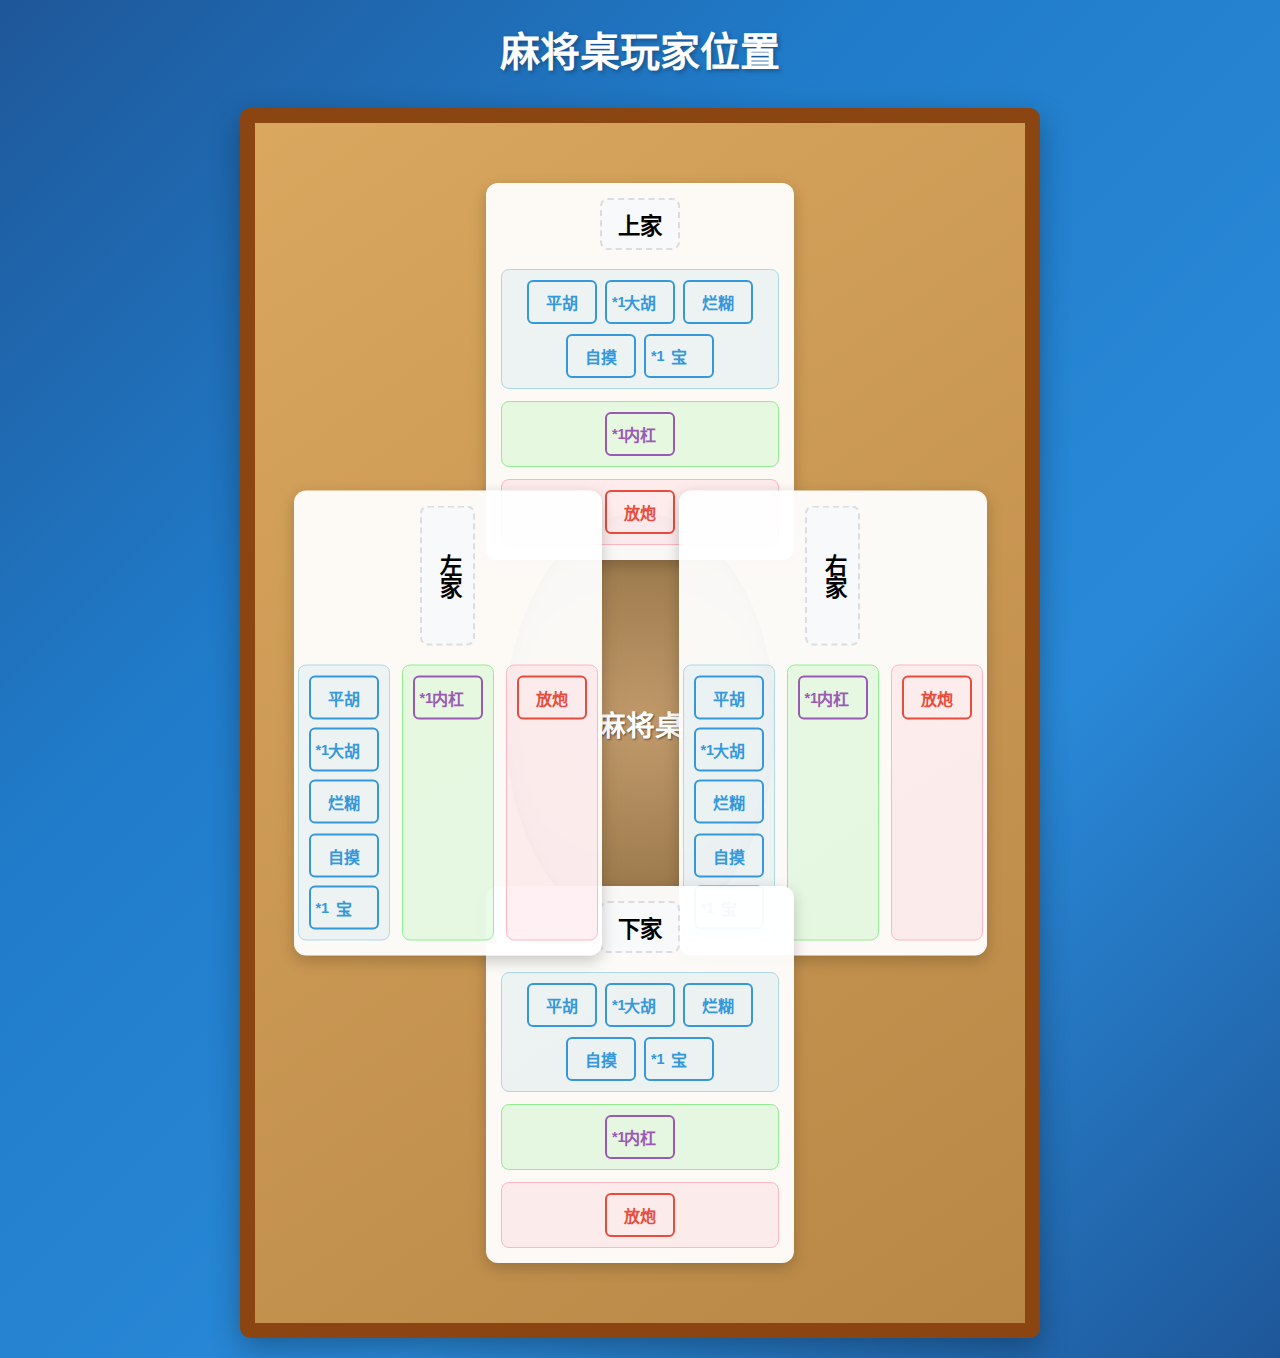
<file: TileGames/src/mahjong_game.html>
<!DOCTYPE html>
<html lang="zh-CN">
<head>
    <meta charset="UTF-8">
    <meta name="viewport" content="width=device-width, initial-scale=1.0">
    <title>麻将桌玩家位置</title>
    <style>
        * {
            margin: 0;
            padding: 0;
            box-sizing: border-box;
            font-family: 'Microsoft YaHei', Arial, sans-serif;
        }

        body {
            background: linear-gradient(135deg, #1e5799, #207cca, #2989d8, #1e5799);
            min-height: 100vh;
            display: flex;
            justify-content: center;
            align-items: center;
            padding: 20px;
        }

        .container {
            width: 100%;
            max-width: 1200px;
        }

        h1 {
            text-align: center;
            color: white;
            margin-bottom: 30px;
            font-size: 2.5rem;
            text-shadow: 2px 2px 4px rgba(0, 0, 0, 0.3);
        }

        .mahjong-table {
            position: relative;
            width: 100%;
            max-width: 800px;
            height: 0;
            padding-bottom: 100%;
            margin: 0 auto;
            background: linear-gradient(145deg, #d9a75e, #b88746);
            border-radius: 10px;
            box-shadow: 0 10px 30px rgba(0, 0, 0, 0.3);
            border: 15px solid #8B4513;
        }

        .table-center {
            position: absolute;
            top: 50%;
            left: 50%;
            transform: translate(-50%, -50%);
            width: 35%;
            height: 35%;
            background: radial-gradient(circle, #c19a6b 0%, #8b6b3d 100%);
            border-radius: 50%;
            display: flex;
            justify-content: center;
            align-items: center;
            color: #fff;
            font-weight: bold;
            font-size: 1.8rem;
            text-shadow: 1px 1px 2px rgba(0,0,0,0.5);
            box-shadow: inset 0 0 15px rgba(0,0,0,0.4);
            border: 3px solid #6b4c21;
        }

        /* 玩家位置样式 */
        .player {
            position: absolute;
            width: 40%;
            background-color: rgba(255, 255, 255, 0.95);
            border-radius: 12px;
            padding: 15px;
            box-shadow: 0 5px 15px rgba(0, 0, 0, 0.2);
            z-index: 2;
            transition: all 0.3s ease;
        }

        .player:hover {
            transform: scale(1.02);
            box-shadow: 0 8px 20px rgba(0, 0, 0, 0.3);
        }

        .top {
            top: 5%;
            left: 50%;
            transform: translateX(-50%);
        }

        .right {
            top: 50%;
            right: 5%;
            transform: translateY(-50%);
        }

        .bottom {
            bottom: 5%;
            left: 50%;
            transform: translateX(-50%);
        }

        .left {
            top: 50%;
            left: 5%;
            transform: translateY(-50%);
        }

        /* 左右玩家的竖排版布局 */
        .left .player-name, .right .player-name {
            writing-mode: vertical-rl;
            text-orientation: upright;
            min-height: 140px;
            min-width: auto;
            line-height: 1.2;
        }

        .left .buttons-container, .right .buttons-container {
            flex-direction: row;
            justify-content: center;
            gap: 12px;
        }

        .left .button-group, .right .button-group {
            flex-direction: column;
            align-items: center;
            width: auto;
        }

        .left .button-row, .right .button-row {
            flex-direction: column;
            align-items: center;
            width: auto;
        }

        /* 玩家信息样式 */
        .player-info {
            width: 100%;
        }

        .player-name-container {
            margin-bottom: 15px;
            text-align: center;
        }

        .player-name {
            font-weight: bold;
            font-size: 1.4rem;
            padding: 8px 12px;
            border: 2px dashed #ddd;
            border-radius: 8px;
            display: inline-block;
            min-width: 80px;
            max-width: 100%;
            overflow: hidden;
            text-overflow: ellipsis;
            white-space: nowrap;
            background-color: #f8f9fa;
            transition: all 0.2s;
        }

        .player-name:hover, .player-name:focus {
            border-color: #4a90e2;
            outline: none;
            background-color: #e9f0ff;
            box-shadow: 0 0 8px rgba(74, 144, 226, 0.3);
        }

        /* 按钮容器样式 */
        .buttons-container {
            display: flex;
            flex-direction: column;
            gap: 12px;
        }

        .button-group {
            display: flex;
            flex-direction: column;
            gap: 10px;
            padding: 10px;
            border-radius: 8px;
        }

        .button-row {
            display: flex;
            flex-wrap: wrap;
            gap: 8px;
            justify-content: center;
        }

        /* 不同按钮组的背景色 */
        .hu-group {
            background-color: rgba(173, 216, 230, 0.2);
            border: 1px solid #add8e6;
        }

        .gang-group {
            background-color: rgba(144, 238, 144, 0.2);
            border: 1px solid #90ee90;
        }

        .fangpao-group {
            background-color: rgba(255, 182, 193, 0.2);
            border: 1px solid #ffb6c1;
        }

        /* 按钮样式 */
        .btn {
            padding: 8px 12px;
            border: 2px solid transparent;
            border-radius: 6px;
            cursor: pointer;
            font-size: 1rem;
            font-weight: 600;
            transition: all 0.2s;
            position: relative;
            min-height: 40px;
            min-width: 70px;
            display: flex;
            align-items: center;
            justify-content: center;
            background-color: transparent;
            color: #333;
        }

        .btn:hover:not(.disabled):not(.active) {
            opacity: 0.9;
            transform: translateY(-2px);
            box-shadow: 0 4px 8px rgba(0, 0, 0, 0.1);
        }

        .btn:active:not(.disabled) {
            transform: translateY(0);
        }

        /* 胡牌按钮 */
        .hu-btn {
            border: 2px solid #3498db;
            color: #3498db;
        }

        /* 杠按钮 */
        .gang-btn {
            border: 2px solid #9b59b6;
            color: #9b59b6;
        }

        /* 放炮按钮 */
        .fangpao-btn {
            border: 2px solid #e74c3c;
            color: #e74c3c;
        }

        /* 选中状态 */
        .btn.active {
            background-color: #f1c40f;
            color: #000;
            font-weight: bold;
            border-color: #f1c40f;
            box-shadow: 0 0 10px rgba(241, 196, 15, 0.6);
        }

        .btn.active::after {
            content: "✓";
            position: absolute;
            bottom: -5px;
            right: -5px;
            background-color: #f1c40f;
            color: #2c3e50;
            width: 20px;
            height: 20px;
            border-radius: 50%;
            font-size: 12px;
            display: flex;
            align-items: center;
            justify-content: center;
            font-weight: bold;
            box-shadow: 0 2px 4px rgba(0, 0, 0, 0.2);
        }

        /* 禁用状态 */
        .btn.disabled {
            background-color: #bdc3c7 !important;
            color: #7f8c8d !important;
            cursor: not-allowed;
            opacity: 0.6;
            transform: none;
            box-shadow: none;
        }

        /* 倍数按钮 */
        .counter-btn {
            position: absolute;
            top: -10px;
            right: -10px;
            width: 24px;
            height: 24px;
            background-color: #2ecc71;
            color: white;
            border-radius: 50%;
            display: none;
            align-items: center;
            justify-content: center;
            font-size: 16px;
            font-weight: bold;
            cursor: pointer;
            box-shadow: 0 2px 4px rgba(0, 0, 0, 0.2);
            z-index: 3;
        }

        .counter-btn:hover {
            background-color: #27ae60;
        }

        /* 减倍数按钮 */
        .decrease-btn {
            left: -10px;
            right: auto;
            background-color: #e74c3c;
        }

        .decrease-btn:hover {
            background-color: #c0392b;
        }

        /* 倍数显示 */
        .multiplier {
            position: absolute;
            left: 5px;
            top: 50%;
            transform: translateY(-50%);
            font-weight: bold;
            font-size: 0.9rem;
        }

        /* 响应式设计 */
        @media (max-width: 768px) {
            .mahjong-table {
                max-width: 100%;
            }
            
            .player {
                width: 45%;
                padding: 10px;
            }
            
            .btn {
                padding: 6px 10px;
                font-size: 0.9rem;
                min-height: 35px;
                min-width: 60px;
            }
            
            .player-name {
                font-size: 1.2rem;
            }
            
            .table-center {
                font-size: 1.4rem;
            }
        }

        @media (max-width: 480px) {
            .container {
                padding: 10px;
            }
            
            h1 {
                font-size: 1.8rem;
                margin-bottom: 20px;
            }
            
            .player {
                width: 48%;
                padding: 8px;
            }
            
            .buttons-container {
                gap: 8px;
            }
            
            .button-group {
                gap: 8px;
                padding: 8px;
            }
            
            .button-row {
                gap: 5px;
            }
            
            .btn {
                padding: 5px 8px;
                font-size: 0.8rem;
                min-height: 30px;
                min-width: 50px;
            }
            
            .player-name {
                font-size: 1rem;
                min-width: 60px;
            }
            
            .table-center {
                font-size: 1.2rem;
            }
        }
    </style>
</head>
<body>
    <div class="container">
        <h1>麻将桌玩家位置</h1>
        <div class="mahjong-table">
            <!-- 上家 -->
            <div class="player top">
                <div class="player-info">
                    <div class="player-name-container">
                        <span class="player-name" contenteditable="true" maxlength="10">上家</span>
                    </div>
                    <div class="buttons-container">
                        <div class="button-group hu-group">
                            <div class="button-row">
                                <button class="btn hu-btn" data-type="pinghu">平胡</button>
                                <button class="btn hu-btn with-multiplier" data-type="dahu">大胡</button>
                                <button class="btn hu-btn" data-type="lanhu">烂糊</button>
                            </div>
                            <div class="button-row">
                                <button class="btn hu-btn" data-type="zimo">自摸</button>
                                <button class="btn hu-btn with-multiplier" data-type="bao">宝</button>
                            </div>
                        </div>
                        <div class="button-group gang-group">
                            <div class="button-row">
                                <button class="btn gang-btn with-multiplier" data-type="neigang">内杠</button>
                            </div>
                        </div>
                        <div class="button-group fangpao-group">
                            <div class="button-row">
                                <button class="btn fangpao-btn" data-type="fangpao">放炮</button>
                            </div>
                        </div>
                    </div>
                </div>
            </div>
            
            <!-- 右家 -->
            <div class="player right">
                <div class="player-info">
                    <div class="player-name-container">
                        <span class="player-name" contenteditable="true" maxlength="10">右家</span>
                    </div>
                    <div class="buttons-container">
                        <div class="button-group hu-group">
                            <div class="button-row">
                                <button class="btn hu-btn" data-type="pinghu">平胡</button>
                                <button class="btn hu-btn with-multiplier" data-type="dahu">大胡</button>
                                <button class="btn hu-btn" data-type="lanhu">烂糊</button>
                            </div>
                            <div class="button-row">
                                <button class="btn hu-btn" data-type="zimo">自摸</button>
                                <button class="btn hu-btn with-multiplier" data-type="bao">宝</button>
                            </div>
                        </div>
                        <div class="button-group gang-group">
                            <div class="button-row">
                                <button class="btn gang-btn with-multiplier" data-type="neigang">内杠</button>
                            </div>
                        </div>
                        <div class="button-group fangpao-group">
                            <div class="button-row">
                                <button class="btn fangpao-btn" data-type="fangpao">放炮</button>
                            </div>
                        </div>
                    </div>
                </div>
            </div>
            
            <!-- 下家 -->
            <div class="player bottom">
                <div class="player-info">
                    <div class="player-name-container">
                        <span class="player-name" contenteditable="true" maxlength="10">下家</span>
                    </div>
                    <div class="buttons-container">
                        <div class="button-group hu-group">
                            <div class="button-row">
                                <button class="btn hu-btn" data-type="pinghu">平胡</button>
                                <button class="btn hu-btn with-multiplier" data-type="dahu">大胡</button>
                                <button class="btn hu-btn" data-type="lanhu">烂糊</button>
                            </div>
                            <div class="button-row">
                                <button class="btn hu-btn" data-type="zimo">自摸</button>
                                <button class="btn hu-btn with-multiplier" data-type="bao">宝</button>
                            </div>
                        </div>
                        <div class="button-group gang-group">
                            <div class="button-row">
                                <button class="btn gang-btn with-multiplier" data-type="neigang">内杠</button>
                            </div>
                        </div>
                        <div class="button-group fangpao-group">
                            <div class="button-row">
                                <button class="btn fangpao-btn" data-type="fangpao">放炮</button>
                            </div>
                        </div>
                    </div>
                </div>
            </div>
            
            <!-- 左家 -->
            <div class="player left">
                <div class="player-info">
                    <div class="player-name-container">
                        <span class="player-name" contenteditable="true" maxlength="10">左家</span>
                    </div>
                    <div class="buttons-container">
                        <div class="button-group hu-group">
                            <div class="button-row">
                                <button class="btn hu-btn" data-type="pinghu">平胡</button>
                                <button class="btn hu-btn with-multiplier" data-type="dahu">大胡</button>
                                <button class="btn hu-btn" data-type="lanhu">烂糊</button>
                            </div>
                            <div class="button-row">
                                <button class="btn hu-btn" data-type="zimo">自摸</button>
                                <button class="btn hu-btn with-multiplier" data-type="bao">宝</button>
                            </div>
                        </div>
                        <div class="button-group gang-group">
                            <div class="button-row">
                                <button class="btn gang-btn with-multiplier" data-type="neigang">内杠</button>
                            </div>
                        </div>
                        <div class="button-group fangpao-group">
                            <div class="button-row">
                                <button class="btn fangpao-btn" data-type="fangpao">放炮</button>
                            </div>
                        </div>
                    </div>
                </div>
            </div>
            
            <!-- 麻将桌中心 -->
            <div class="table-center">
                麻将桌
            </div>
        </div>
    </div>

    <script>
        document.addEventListener('DOMContentLoaded', function() {
            // 初始化玩家名称编辑功能
            initPlayerNameEditing();
            
            // 初始化按钮交互功能
            initButtonInteractions();
        });

        // 初始化玩家名称编辑功能
        function initPlayerNameEditing() {
            const playerNames = document.querySelectorAll('.player-name');
            
            playerNames.forEach(nameElement => {
                // 限制输入长度为10个字符
                nameElement.addEventListener('input', function() {
                    if (this.textContent.length > 10) {
                        this.textContent = this.textContent.substring(0, 10);
                        // 将光标移到末尾
                        const range = document.createRange();
                        const selection = window.getSelection();
                        range.selectNodeContents(this);
                        range.collapse(false);
                        selection.removeAllRanges();
                        selection.addRange(range);
                    }
                });
                
                // 失去焦点时，如果为空，则设置默认名称
                nameElement.addEventListener('blur', function() {
                    if (!this.textContent.trim()) {
                        this.textContent = '玩家';
                    }
                });
                
                // 按下回车键时，失去焦点
                nameElement.addEventListener('keydown', function(e) {
                    if (e.key === 'Enter') {
                        e.preventDefault();
                        this.blur();
                    }
                });
            });
        }

        // 初始化按钮交互功能
        function initButtonInteractions() {
            // 获取所有按钮
            const allButtons = document.querySelectorAll('.btn');
            
            allButtons.forEach(button => {
                // 为需要倍数显示的按钮添加倍数元素
                if (button.classList.contains('with-multiplier')) {
                    // 添加倍数显示元素
                    const multiplier = document.createElement('span');
                    multiplier.className = 'multiplier';
                    multiplier.textContent = '*1';
                    button.appendChild(multiplier);
                    
                    // 添加增加倍数按钮
                    const increaseBtn = document.createElement('div');
                    increaseBtn.className = 'counter-btn';
                    increaseBtn.textContent = '+';
                    button.appendChild(increaseBtn);
                    
                    // 添加减少倍数按钮
                    const decreaseBtn = document.createElement('div');
                    decreaseBtn.className = 'counter-btn decrease-btn';
                    decreaseBtn.textContent = '-';
                    button.appendChild(decreaseBtn);
                    
                    // 增加倍数按钮事件
                    increaseBtn.addEventListener('click', function(e) {
                        e.stopPropagation();
                        const multiplier = this.parentElement.querySelector('.multiplier');
                        const currentCount = parseInt(multiplier.textContent.replace('*', '')) || 1;
                        const newCount = currentCount + 1;
                        multiplier.textContent = `*${newCount}`;
                    });
                    
                    // 减少倍数按钮事件
                    decreaseBtn.addEventListener('click', function(e) {
                        e.stopPropagation();
                        const multiplier = this.parentElement.querySelector('.multiplier');
                        const currentCount = parseInt(multiplier.textContent.replace('*', '')) || 1;
                        const newCount = Math.max(1, currentCount - 1);
                        multiplier.textContent = `*${newCount}`;
                    });
                }
                
                // 按钮点击事件
                button.addEventListener('click', function() {
                    if (this.classList.contains('disabled')) return;
                    
                    const buttonType = this.getAttribute('data-type');
                    const playerDiv = this.closest('.player');
                    
                    // 处理放炮按钮
                    if (buttonType === 'fangpao') {
                        handleFangpaoClick(this, playerDiv);
                    } 
                    // 处理自摸按钮
                    else if (buttonType === 'zimo') {
                        handleZimoClick(this, playerDiv);
                    }
                    // 处理胡牌按钮（平胡、大胡、烂糊）
                    else if (['pinghu', 'dahu', 'lanhu'].includes(buttonType)) {
                        handleHuButtonClick(this, playerDiv);
                    }
                    // 处理其他按钮
                    else {
                        this.classList.toggle('active');
                        
                        // 显示或隐藏倍数按钮
                        const increaseBtn = this.querySelector('.counter-btn:not(.decrease-btn)');
                        const decreaseBtn = this.querySelector('.counter-btn.decrease-btn');
                        
                        if (this.classList.contains('active')) {
                            if (increaseBtn) increaseBtn.style.display = 'flex';
                            if (decreaseBtn) decreaseBtn.style.display = 'flex';
                        } else {
                            if (increaseBtn) increaseBtn.style.display = 'none';
                            if (decreaseBtn) decreaseBtn.style.display = 'none';
                            
                            // 重置倍数
                            const multiplier = this.querySelector('.multiplier');
                            if (multiplier) multiplier.textContent = '*1';
                        }
                    }
                });
            });
        }

        // 处理放炮按钮点击
        function handleFangpaoClick(button, playerDiv) {
            // 获取所有放炮按钮
            const allFangpaoButtons = document.querySelectorAll('.fangpao-btn');
            
            // 如果当前按钮已激活，则取消激活
            if (button.classList.contains('active')) {
                button.classList.remove('active');
                enablePlayerHuButtons(playerDiv);
                return;
            }
            
            // 取消所有其他放炮按钮的激活状态
            allFangpaoButtons.forEach(btn => {
                btn.classList.remove('active');
                const btnPlayer = btn.closest('.player');
                enablePlayerHuButtons(btnPlayer);
            });
            
            // 激活当前按钮
            button.classList.add('active');
            
            // 禁用当前玩家的胡牌按钮
            disablePlayerHuButtons(playerDiv);
        }

        // 处理自摸按钮点击
        function handleZimoClick(button, playerDiv) {
            // 获取所有自摸按钮
            const allZimoButtons = document.querySelectorAll('.hu-btn[data-type="zimo"]');
            
            // 如果当前按钮已激活，则取消激活
            if (button.classList.contains('active')) {
                button.classList.remove('active');
                return;
            }
            
            // 取消所有其他自摸按钮的激活状态
            allZimoButtons.forEach(btn => {
                btn.classList.remove('active');
            });
            
            // 激活当前按钮
            button.classList.add('active');
        }

        // 处理胡牌按钮点击（平胡、大胡、烂糊）
        function handleHuButtonClick(button, playerDiv) {
            const buttonType = button.getAttribute('data-type');
            
            // 检查该玩家的放炮按钮是否已选中
            const fangpaoButton = playerDiv.querySelector('.fangpao-btn');
            if (fangpaoButton && fangpaoButton.classList.contains('active')) {
                return; // 如果放炮按钮已选中，则不允许选择胡牌按钮
            }
            
            // 平胡、大胡、烂糊互斥
            if (['pinghu', 'dahu', 'lanhu'].includes(buttonType)) {
                const huButtons = playerDiv.querySelectorAll('.hu-btn[data-type="pinghu"], .hu-btn[data-type="dahu"], .hu-btn[data-type="lanhu"]');
                
                // 如果当前按钮已激活，则取消激活
                if (button.classList.contains('active')) {
                    button.classList.remove('active');
                    
                    // 隐藏倍数按钮并重置倍数
                    if (button.classList.contains('with-multiplier')) {
                        const increaseBtn = button.querySelector('.counter-btn:not(.decrease-btn)');
                        const decreaseBtn = button.querySelector('.counter-btn.decrease-btn');
                        if (increaseBtn) increaseBtn.style.display = 'none';
                        if (decreaseBtn) decreaseBtn.style.display = 'none';
                        
                        const multiplier = button.querySelector('.multiplier');
                        if (multiplier) multiplier.textContent = '*1';
                    }
                    
                    // 启用放炮按钮
                    const fangpaoBtn = playerDiv.querySelector('.fangpao-btn');
                    if (fangpaoBtn) fangpaoBtn.classList.remove('disabled');
                    return;
                }
                
                // 取消同组其他按钮的激活状态
                huButtons.forEach(btn => {
                    btn.classList.remove('active');
                    
                    // 隐藏倍数按钮并重置倍数
                    if (btn.classList.contains('with-multiplier')) {
                        const increaseBtn = btn.querySelector('.counter-btn:not(.decrease-btn)');
                        const decreaseBtn = btn.querySelector('.counter-btn.decrease-btn');
                        if (increaseBtn) increaseBtn.style.display = 'none';
                        if (decreaseBtn) decreaseBtn.style.display = 'none';
                        
                        const multiplier = btn.querySelector('.multiplier');
                        if (multiplier) multiplier.textContent = '*1';
                    }
                });
                
                // 激活当前按钮
                button.classList.add('active');
                
                // 显示倍数按钮
                if (button.classList.contains('with-multiplier')) {
                    const increaseBtn = button.querySelector('.counter-btn:not(.decrease-btn)');
                    const decreaseBtn = button.querySelector('.counter-btn.decrease-btn');
                    if (increaseBtn) increaseBtn.style.display = 'flex';
                    if (decreaseBtn) decreaseBtn.style.display = 'flex';
                }
                
                // 禁用放炮按钮
                const fangpaoBtn = playerDiv.querySelector('.fangpao-btn');
                if (fangpaoBtn) fangpaoBtn.classList.add('disabled');
            }
        }

        // 禁用玩家的胡牌按钮
        function disablePlayerHuButtons(playerDiv) {
            const huButtons = playerDiv.querySelectorAll('.hu-btn');
            huButtons.forEach(btn => {
                btn.classList.add('disabled');
                
                // 隐藏倍数按钮
                if (btn.classList.contains('with-multiplier')) {
                    const increaseBtn = btn.querySelector('.counter-btn:not(.decrease-btn)');
                    const decreaseBtn = btn.querySelector('.counter-btn.decrease-btn');
                    if (increaseBtn) increaseBtn.style.display = 'none';
                    if (decreaseBtn) decreaseBtn.style.display = 'none';
                }
            });
        }

        // 启用玩家的胡牌按钮
        function enablePlayerHuButtons(playerDiv) {
            const huButtons = playerDiv.querySelectorAll('.hu-btn');
            huButtons.forEach(btn => {
                btn.classList.remove('disabled');
            });
        }
    </script>
</body>
</html>
</file>
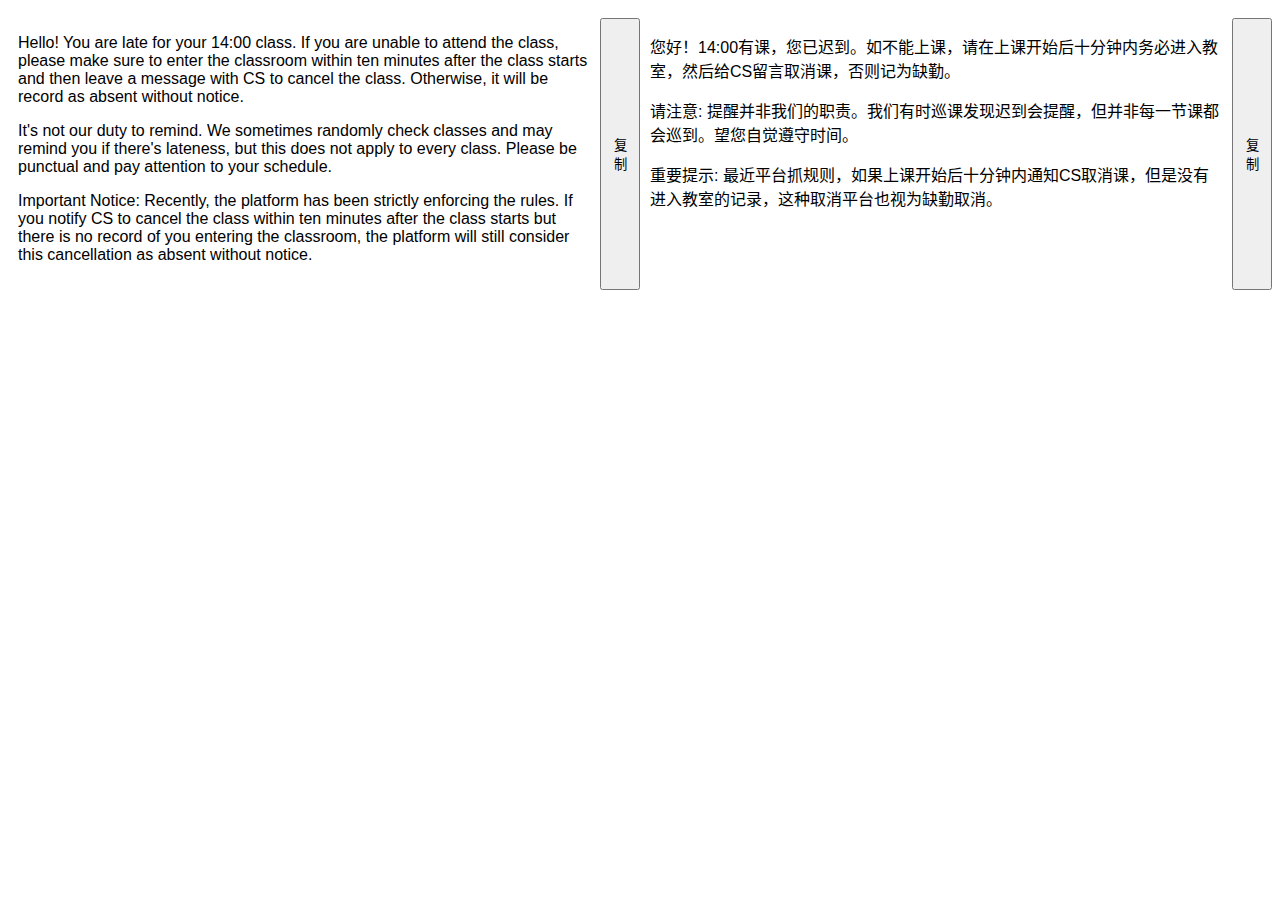
<file: TalkUtility/assets/templates/template.HTML>
<!DOCTYPE html>
<html lang="zh-CN">

<head>
  <meta charset="UTF-8">
  <meta name="viewport" content="width=device-width, initial-scale=1.0">
  <title>迟到提醒</title>
  <style>
    body {
      font-family: Arial, sans-serif;
    }

    .container {
      display: flex;
      flex-direction: row;
    }

    .message {
      width: 50%;
      padding: 10px;
    }

    button {
      margin-top: 10px;
    }
  </style>
</head>

<body>
  <div class="container">
    <div class="message">
<p>Hello! You are late for your <span id="time_en"></span> class.
 If you are unable to attend the class, please make sure to enter the classroom within ten minutes after the class starts and then leave  a message with CS to cancel the class. Otherwise, it will be record as absent without notice.
      </p>
<p>It's not our duty to remind. We sometimes randomly check classes and may remind you if there's lateness, but this does not apply to every class. Please be punctual and pay attention to your schedule.</p>
<p>Important Notice: Recently, the platform has been strictly enforcing the rules. If you notify CS to cancel the class within ten minutes after the class starts but there is no record of you entering the classroom, the platform will still consider this cancellation as absent without notice.  </p>
    </div>
   <button onclick="copyToClipboardEn()">复制</button>
    <div class="message">
<p>您好！<span id="time_zh"></span>有课，您已迟到。如不能上课，请在上课开始后十分钟内务必进入教室，然后给CS留言取消课，否则记为缺勤。</p>
<p>请注意: 提醒并非我们的职责。我们有时巡课发现迟到会提醒，但并非每一节课都会巡到。望您自觉遵守时间。</p>
<p>重要提示: 最近平台抓规则，如果上课开始后十分钟内通知CS取消课，但是没有进入教室的记录，这种取消平台也视为缺勤取消。</p>
    </div>
    <button onclick="copyToClipboardZh()">复制</button>
  </div>
  <script>
    // 获取当前时间
    const now = new Date();
    const hour = now.getHours();
    const minute = now.getMinutes();
    let halfHourTime = '';
    if (minute < 30) {
      halfHourTime = `${hour}:00`;
    } else {
      halfHourTime = `${hour}:30`;
    }

    document.getElementById('time_en').textContent = halfHourTime;
    document.getElementById('time_zh').textContent = halfHourTime;

    async function copyToClipboardEn() {
      let text = document.querySelector('.message').textContent;
      
      try {
        text = text.trim();
        navigator.clipboard.writeText(text);
        console.log('复制成功');
      } catch (err) {
        console.log('复制失败: ', err);
      }
    }

    async function copyToClipboardZh() {
      let text = document.querySelectorAll('.message')[1].textContent;
      try {
        text = text.trim();
        navigator.clipboard.writeText(text);
        console.log('复制成功');
      } catch (err) {
        console.log('复制失败: ', err);
      }
    }
  </script>
</body>

</html>
</file>
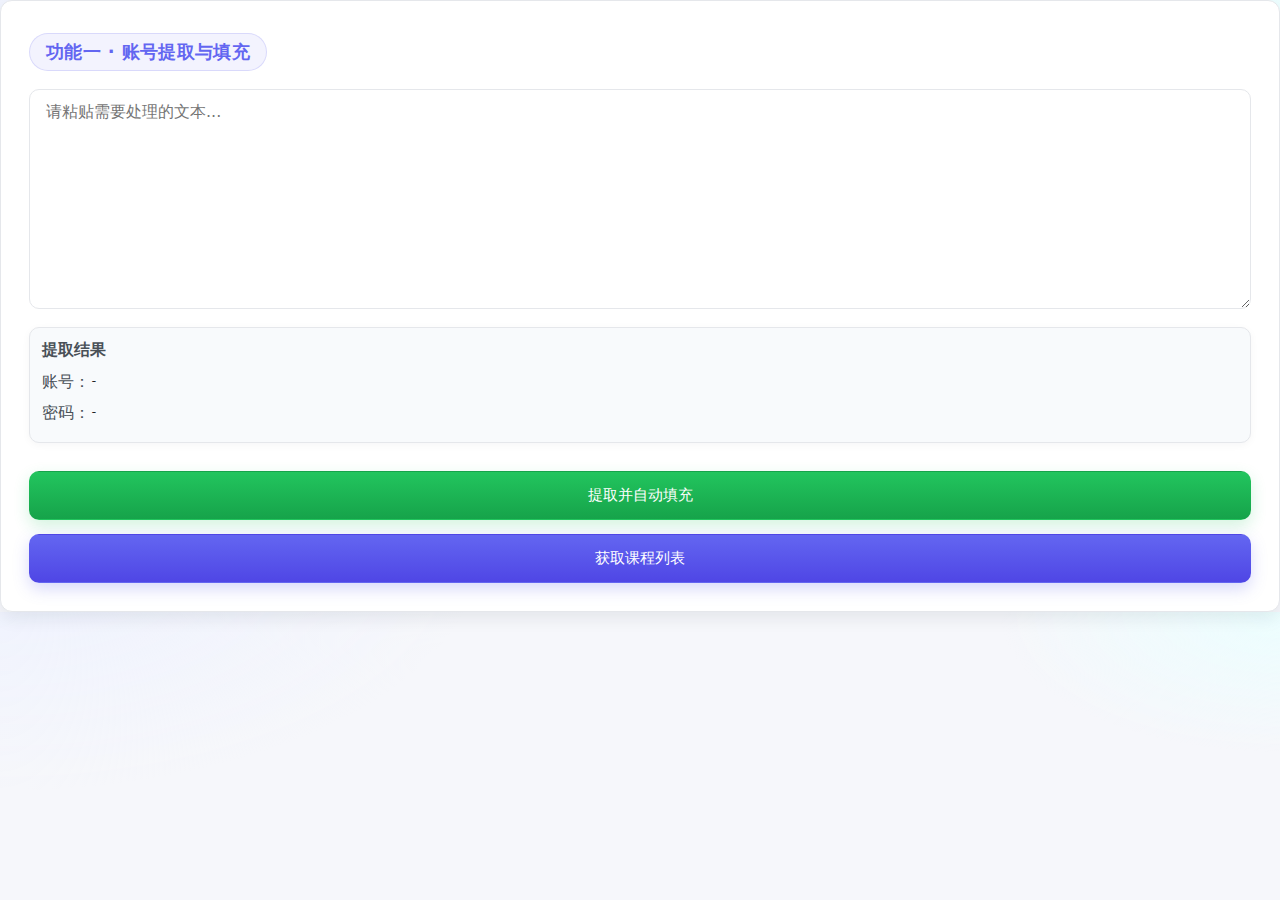
<file: TalkUtility/features/feature1/popup_feature1.html>
<!-- 修改 popup_feature1.html 文件 -->
<!DOCTYPE html>
<html>
<head>
  <meta charset="UTF-8">
  <link rel="stylesheet" href="../../styles.css">
</head>
<body>
<div class="container">
  <div class="section-title">功能一 · 账号提取与填充</div>
  <textarea id="inputText" class="input" placeholder="请粘贴需要处理的文本..."></textarea>

  <div class="result">
    <div class="result-title">提取结果</div>
    <div class="result-content">
      <div class="result-item">
        <span class="result-label">账号：</span>
        <span id="username" class="result-value">-</span>
        <button id="copyUsername" class="btn btn-outline-primary btn-small" style="display: none;">复制</button>
      </div>
      <div class="result-item">
        <span class="result-label">密码：</span>
        <span id="password" class="result-value">-</span>
        <button id="copyPassword" class="btn btn-outline-primary btn-small" style="display: none;">复制</button>
      </div>
    </div>
  </div>

  <button id="extractAndFill" class="btn btn-success">提取并自动填充</button>
  <button id="getSchedule" class="btn btn-primary">获取课程列表</button>

  <div id="scheduleList">
    <div id="scheduleTitle"></div>
    <table id="scheduleTable"></table>
  </div>
</div>

<script src="feature1.js"></script>
</body>
</html>
</file>
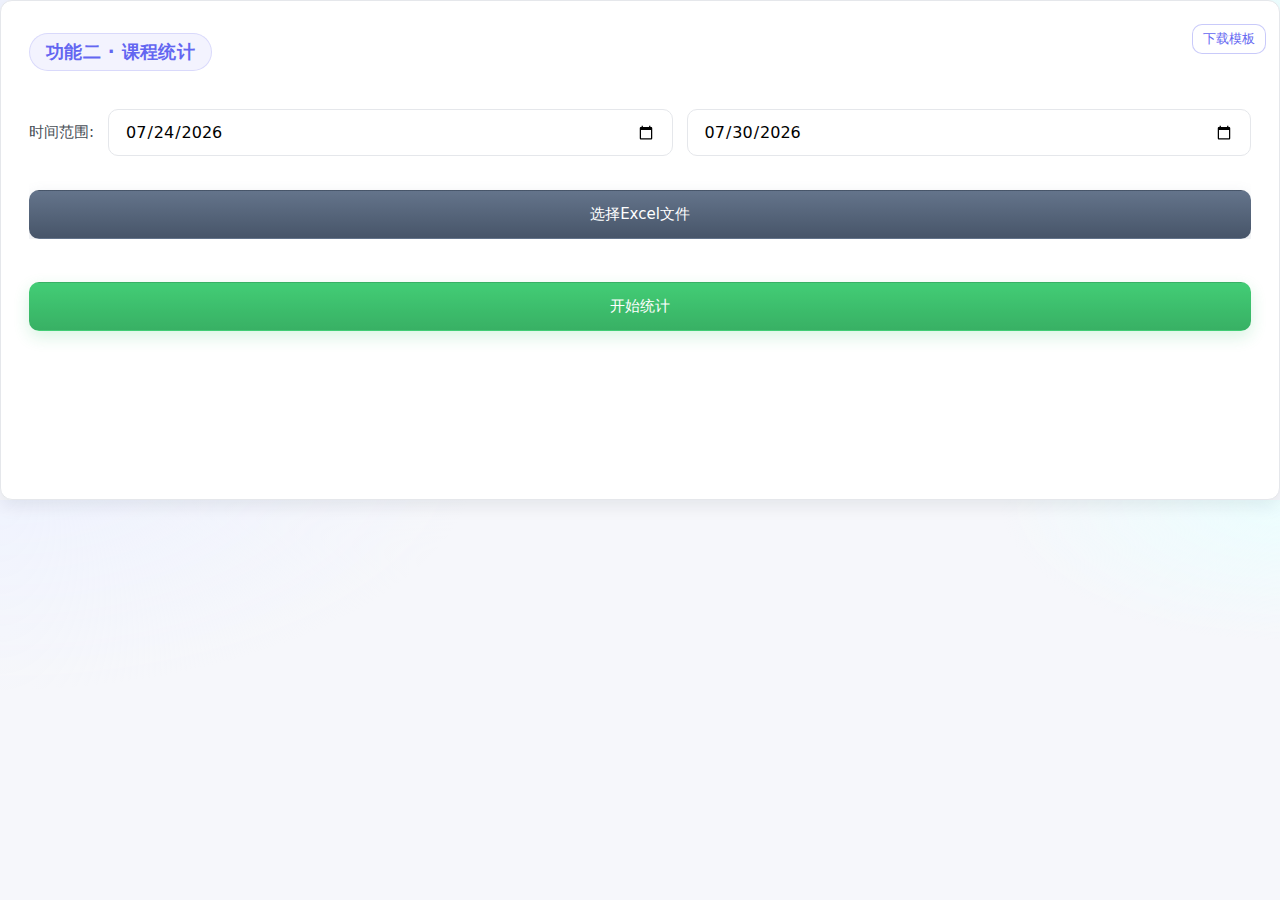
<file: TalkUtility/features/feature2/popup_feature2.html>
<!-- 修改 popup_feature2.html 文件 -->
<!DOCTYPE html>
<html>
<head>
  <meta charset="UTF-8">
  <link rel="stylesheet" href="../../styles.css">
</head>
<body>
<!-- 将下载模板按钮放置在这里，调整位置和大小 -->
<button id="downloadTemplate" class="btn btn-outline-primary btn-right btn-small">下载模板</button>

<div class="container">
  <div class="upload-section">
    <div class="section-title">功能二 · 课程统计</div>

    <!-- 时间范围控件在同一行 -->
    <div class="form-row date-controls-row">
      <span class="label">时间范围:</span>
      <div class="date-input-wrapper">
        <input type="date" id="startDate" class="date-picker">
      </div>
      <div class="date-input-wrapper">
        <input type="date" id="endDate" class="date-picker">
      </div>
    </div>

    <div class="file-input-wrapper">
      <button class="btn btn-secondary">选择Excel文件</button>
      <input type="file" id="excelFile" accept=".xlsx">
    </div>
    <p id="fileName" style="margin-top: 10px; font-size: 14px; color: #6c757d;"></p>

    <div class="action-row">
      <button id="parseBtn" class="btn btn-success" disabled>开始统计</button>
    </div>

    <div id="messageArea"></div>

    <div id="columnData" class="column-data hidden">
      <h3>第一列数据</h3>
      <div class="column-list" id="columnList"></div>
    </div>
  </div>
</div>

<!-- 引入xlsx库用于处理Excel文件 -->
<!--<script src="https://cdnjs.cloudflare.com/ajax/libs/xlsx/0.18.5/xlsx.full.min.js"></script>-->
<script src="../../lib/xlsx.full.min.js"></script>
<script src="feature2.js"></script>
</body>
</html>
</file>
<file: TileGames/src/styles.css>
/* 全局样式 */
* {
    margin: 0;
    padding: 0;
    box-sizing: border-box;
}

body {
    font-family: 'Microsoft YaHei', Arial, sans-serif;
    background-color: #f5f5f5;
    color: #333;
}

.container {
    max-width: 1200px;
    margin: 0 auto;
    padding: 20px;
}

h1 {
    text-align: center;
    margin-bottom: 20px;
    color: #2c3e50;
}

/* 麻将桌布局 */
.mahjong-table {
    position: relative;
    width: 100%;
    height: 90vh;
    max-height: 800px;
    margin: 0 auto;
}

/* 麻将桌中心 */
.table-center {
    position: absolute;
    top: 50%;
    left: 50%;
    transform: translate(-50%, -50%);
    width: 30%;
    height: 30%;
    background-color: #27ae60;
    border-radius: 5px;
    box-shadow: 0 4px 8px rgba(0, 0, 0, 0.2);
    z-index: 1;
}

.table-image {
    width: 100%;
    height: 100%;
    background-color: #27ae60;
    border-radius: 5px;
    position: relative;
}

.table-image::before {
    content: '';
    position: absolute;
    top: 50%;
    left: 50%;
    transform: translate(-50%, -50%);
    width: 60%;
    height: 60%;
    border: 2px solid rgba(255, 255, 255, 0.3);
    border-radius: 3px;
}

/* 玩家位置样式 */
.player {
    position: absolute;
    z-index: 2;
}

.player-info {
    display: flex;
    flex-direction: column;
    align-items: center;
}

/* 玩家名称容器 */
.player-name-container {
    margin-bottom: 10px;
    text-align: center;
}

.player-name {
    display: inline-block;
    min-width: 60px;
    padding: 5px 10px;
    background-color: #f8f9fa;
    border: 1px solid #ddd;
    border-radius: 4px;
    font-weight: bold;
    text-align: center;
    cursor: text;
    outline: none;
}

.player-name:focus {
    border-color: #4a69bd;
    box-shadow: 0 0 0 2px rgba(74, 105, 189, 0.2);
}

/* 按钮容器 */
.buttons-container {
    display: flex;
    flex-direction: column;
    gap: 8px;
}

/* 按钮组 */
.hu-buttons, .gang-buttons, .fangpao-container {
    display: flex;
    flex-wrap: wrap;
    gap: 5px;
    padding: 8px;
    border-radius: 6px;
    margin-bottom: 8px;
}

/* 不同种类按钮的外框颜色 */
.hu-buttons {
    background-color: rgba(52, 152, 219, 0.15);
    border: 1px solid rgba(52, 152, 219, 0.3);
}

.gang-buttons {
    background-color: rgba(155, 89, 182, 0.15);
    border: 1px solid rgba(155, 89, 182, 0.3);
}

.fangpao-container {
    background-color: rgba(231, 76, 60, 0.15);
    border: 1px solid rgba(231, 76, 60, 0.3);
}

/* 按钮样式 */
.btn {
    padding: 5px 8px;
    border: 1px solid transparent;
    border-radius: 4px;
    cursor: pointer;
    font-size: 14px;
    transition: all 0.2s;
}

.btn:hover {
    opacity: 0.9;
}

/* 胡牌按钮 */
.hu-btn {
    background-color: transparent;
    color: #3498db;
    border: 1px solid #3498db;
}

.hu-btn.active {
    background-color: #f1c40f; /* 黄色 */
    color: #000;
    font-weight: bold;
    box-shadow: 0 0 0 2px rgba(241, 196, 15, 0.5);
    transform: scale(1.05);
    border-color: #f1c40f;
}

/* 杠按钮 */
.gang-btn {
    background-color: transparent;
    color: #9b59b6;
    border: 1px solid #9b59b6;
}

.gang-btn.active {
    background-color: #f1c40f; /* 黄色 */
    color: #000;
    font-weight: bold;
    box-shadow: 0 0 0 2px rgba(241, 196, 15, 0.5);
    transform: scale(1.05);
    border-color: #f1c40f;
}

/* 放炮按钮 */
.fangpao-btn {
    background-color: transparent;
    color: #e74c3c;
    border: 1px solid #e74c3c;
}

.fangpao-btn.active {
    background-color: #f1c40f; /* 黄色 */
    color: #000;
    font-weight: bold;
    box-shadow: 0 0 0 2px rgba(241, 196, 15, 0.5);
    transform: scale(1.05);
    border-color: #f1c40f;
}

/* 计数器容器 */
.counter-container {
    display: flex;
    align-items: center;
    margin-left: 5px;
}

.counter-text {
    margin-right: 5px;
    font-weight: bold;
}

.counter-btn {
    background-color: #f39c12;
    color: white;
    padding: 2px 5px;
    font-size: 12px;
}

/* 上家位置 */
.player.top {
    top: 5%;
    left: 50%;
    transform: translateX(-50%);
}

/* 右家位置 */
.player.right {
    top: 50%;
    right: 5%;
    transform: translateY(-50%);
}

.player.right .player-info {
    flex-direction: column;
    align-items: center;
}

.player.right .player-name-container {
    margin-bottom: 10px;
}

.player.right .player-name {
    min-width: 60px;
    padding: 5px 10px;
}

.player.right .buttons-container {
    flex-direction: column;
    gap: 8px;
}

/* 下家位置 */
.player.bottom {
    bottom: 5%;
    left: 50%;
    transform: translateX(-50%);
}

/* 左家位置 */
.player.left {
    top: 50%;
    left: 5%;
    transform: translateY(-50%);
}

.player.left .player-info {
    flex-direction: column;
    align-items: center;
}

.player.left .player-name-container {
    margin-bottom: 10px;
}

.player.left .player-name {
    min-width: 60px;
    padding: 5px 10px;
}

.player.left .buttons-container {
    flex-direction: column;
    gap: 8px;
}

/* 响应式设计 */
@media (max-width: 768px) {
    .mahjong-table {
        height: 80vh;
    }
    
    .table-center {
        width: 40%;
        height: 40%;
    }
    
    .player.right .player-info,
    .player.left .player-info {
        flex-direction: column;
        align-items: center;
    }
    
    .player.right .player-name-container,
    .player.left .player-name-container {
        margin-right: 0;
        margin-bottom: 10px;
    }
    
    .player.right .buttons-container,
    .player.left .buttons-container {
        flex-direction: column;
    }
    
    .btn {
        font-size: 12px;
        padding: 4px 6px;
    }
}

@media (max-width: 480px) {
    h1 {
        font-size: 20px;
    }
    
    .table-center {
        width: 50%;
        height: 50%;
    }
    
    .player-name {
        min-width: 40px;
        font-size: 12px;
    }
    
    .btn {
        font-size: 10px;
        padding: 3px 5px;
    }
}

/* 灰化不可选中按钮 */
.btn.disabled {
    background-color: #bdc3c7 !important;
    color: #7f8c8d !important;
    cursor: not-allowed;
    opacity: 0.6;
}
</file>
<file: TalkUtility/styles.css>
/* Global theme variables */
:root {
  /* Modern indigo/emerald theme */
  --color-primary: #6366f1;            /* indigo-500 */
  --color-primary-hover: #4f46e5;      /* indigo-600 */
  --color-primary-ghost: rgba(99,102,241,0.08);
  --color-secondary: #64748b;          /* slate-500 */
  --color-secondary-hover: #475569;    /* slate-600 */
  --color-success: #22c55e;            /* emerald-500 */
  --color-success-hover: #16a34a;      /* emerald-600 */
  --color-warning: #f59e0b;            /* amber-500 */
  --color-warning-text: #1f2937;       /* gray-800 */
  --color-danger: #ef4444;             /* red-500 */
  --color-danger-text: #7f1d1d;        /* red-900 */
  --color-text: #0f172a;               /* slate-900 */
  --color-muted: #64748b;              /* slate-500 */
  --color-subtle: #94a3b8;             /* slate-400 */
  --color-bg: #f6f7fb;                 /* soft background */
  --color-surface: #ffffff;
  --color-border: #e5e7eb;
  --ring-primary: 0 0 0 3px rgba(99,102,241,0.2);
  --ring-success: 0 0 0 3px rgba(34,197,94,0.2);

  --radius: 12px;
  --radius-sm: 8px;
  --shadow-sm: 0 2px 8px rgba(15, 23, 42, 0.04);
  --shadow-md: 0 6px 18px rgba(15, 23, 42, 0.08);
  --shadow-primary: 0 6px 16px rgba(99, 102, 241, 0.25);
  --shadow-secondary: 0 6px 16px rgba(100, 116, 139, 0.20);
  --shadow-success: 0 6px 16px rgba(34, 197, 94, 0.20);
}

/* Reset + base */
* {
  box-sizing: border-box;
  margin: 0;
  padding: 0;
  -webkit-font-smoothing: antialiased;
  -moz-osx-font-smoothing: grayscale;
  font-family: system-ui, -apple-system, Segoe UI, Roboto, Helvetica, Arial, "Apple Color Emoji", "Segoe UI Emoji";
}

body {
  width: 100%;
  padding: 0;
  background: radial-gradient(1200px 600px at 0% -10%, #eef2ff 0%, transparent 40%),
  radial-gradient(800px 400px at 100% 0%, #ecfeff 0%, transparent 35%),
  var(--color-bg);
  color: var(--color-text);
}

/* 功能页面容器 */
.container {
  padding: 32px 28px 28px;
  background: var(--color-surface);
  min-height: 500px;
  border: 1px solid var(--color-border);
  border-radius: var(--radius);
  box-shadow: var(--shadow-md);
}

.section-title {
  font-size: 18px;
  letter-spacing: .02em;
  font-weight: 600;
  color: var(--color-primary);
  display: inline-block;
  background: var(--color-primary-ghost);
  border: 1px solid rgba(99,102,241,.18);
  padding: 6px 16px;
  border-radius: 999px;
  margin-bottom: 18px;
}

/* Buttons */
.btn {
  display: inline-block;
  width: 100%;
  padding: 14px 18px;
  border: 1px solid transparent;
  border-radius: 10px;
  cursor: pointer;
  font-weight: 500;
  font-size: 15px;
  transition: background 0.2s ease, color 0.2s ease, box-shadow 0.2s ease, border-color 0.2s ease;
  margin-top: 14px;
}

.btn:active { transform: translateY(1px); }
.btn:disabled { cursor: not-allowed; opacity: 0.85; }

.btn-primary {
  background: linear-gradient(180deg, var(--color-primary), var(--color-primary-hover));
  color: #fff;
  box-shadow: var(--shadow-primary);
}
.btn-primary:hover { filter: brightness(0.98); }
.btn-primary:focus { box-shadow: var(--shadow-primary), var(--ring-primary); }

.btn-secondary {
  background: linear-gradient(180deg, var(--color-secondary), var(--color-secondary-hover));
  color: #fff;
  box-shadow: var(--shadow-secondary);
}
.btn-secondary:hover { filter: brightness(0.98); }
.btn-secondary:focus { box-shadow: var(--shadow-secondary), 0 0 0 3px rgba(100,116,139,0.2); }

.btn-success {
  background: linear-gradient(180deg, var(--color-success), var(--color-success-hover));
  color: #fff;
  box-shadow: var(--shadow-success);
}
.btn-success:hover { filter: brightness(0.98); }
.btn-success:focus { box-shadow: var(--shadow-success), var(--ring-success); }

.btn-warning {
  background: linear-gradient(180deg, var(--color-warning), #d97706);
  color: var(--color-warning-text);
  box-shadow: var(--shadow-sm);
}

.btn-outline-primary {
  background: #fff;
  color: var(--color-primary);
  border: 1px solid rgba(99,102,241,.35);
}
.btn-outline-primary:hover { background: var(--color-primary-ghost); }

.btn-right {
  width: auto;
  display: block;
  margin: 14px 0 0 auto;
  padding: 10px 18px;
  font-size: 14px;
}

.btn-group { display: flex; gap: 14px; margin-top: 14px; }
.btn-group .btn { margin-top: 0; flex: 1; }

/* Inputs */
textarea, input[type="text"], input[type="date"], .input, .date-picker {
  width: 100%;
  padding: 12px 16px;
  border: 1px solid var(--color-border);
  border-radius: 10px;
  font-size: 16px;
}
textarea { height: 220px; resize: vertical; }

textarea:focus, input:focus {
  outline: none;
  border-color: var(--color-primary);
  box-shadow: var(--ring-primary);
}

.form-row { display: flex; align-items: center; gap: 14px; margin: 20px 0; }
.form-row .label { font-weight: 500; color: #495057; white-space: nowrap; font-size: 15px; }
.date-input-wrapper { flex: 1; }

/* Alerts */
.alert { margin-top: 10px; padding: 10px 12px; border-radius: 10px; font-size: 14px; border: 1px solid var(--color-border); }
.alert-success, .success-message { background: #d4edda; color: #155724; }
.alert-error, .error-message { background: #f8d7da; color: var(--color-danger-text); }

/* Tables */
table { width: 100%; border-collapse: separate; border-spacing: 0; margin-top: 20px; font-size: 15px; border: 1px solid var(--color-border); border-radius: var(--radius-sm); overflow: hidden; }
th, td { border-bottom: 1px solid var(--color-border); padding: 14px 16px; text-align: left; }
thead tr { background: #f8fafc; }
tbody tr:nth-child(odd) { background-color: #fbfdff; }
tbody tr:last-child td { border-bottom: none; }

/* Feature 1 specifics */
.result { margin: 14px 0; padding: 12px; background: #f8fafc; border-radius: 10px; border: 1px solid var(--color-border); box-shadow: var(--shadow-sm); }
.result-title { font-weight: 600; margin-bottom: 8px; color: #495057; }
.result-content { line-height: 1.6; }
.result-item { margin-bottom: 5px; }
.result-label { font-weight: 500; color: #495057; }

#scheduleList { display: none; margin-top: 20px; padding: 15px; background: #f8f9fa; border-radius: 6px; }
#scheduleTitle { font-size: 16px; margin-bottom: 10px; color: #495057; font-weight: 600; }
/* Schedule table inherits global table styles */

/* Feature 2 specifics */
.file-input-wrapper { position: relative; display: inline-block; overflow: hidden; margin-bottom: 15px; width: 100%; }
.file-input-wrapper input[type=file] { position: absolute; left: 0; top: 0; opacity: 0; width: 100%; height: 100%; cursor: pointer; }
.column-data { margin-top: 20px; text-align: left; }
.column-data h3 { margin-bottom: 10px; color: #495057; }
.column-list { max-height: 200px; overflow-y: auto; border: 1px solid #ddd; border-radius: 4px; padding: 10px; background: white; }
.column-list div { padding: 5px 0; border-bottom: 1px solid #eee; }
.column-list div:last-child { border-bottom: none; }

/* Feature 3 specifics */
.message-section { margin-top: 20px; }
.message-container { display: flex; flex-direction: column; gap: 28px; }
.message {
  padding: 22px;
  border: 1px solid var(--color-border);
  border-radius: 10px;
  background-color: #f8fafc;
  position: relative;
}
.message-header {
  display: flex;
  justify-content: space-between;
  align-items: center;
  margin-bottom: 14px;
}
.message-header h3 {
  margin: 0;
  font-size: 17px;
  color: var(--color-primary);
}
.message-content-container {
  height: 260px;
  overflow-y: auto;
  position: relative;
  border-radius: 5px;
  padding-right: 10px;
}
.message-content {
  line-height: 1.6;
  font-size: 15px;
}
.message-content p {
  margin-bottom: 12px;
}
.message .btn-small {
  margin: 0;
  padding: 8px 16px;
}

/* Utility */
.hidden { display: none; }
.mt-20 { margin-top: 20px; }

/* Main popup (tabs) */
.header { background: linear-gradient(135deg, #eef2ff, #e7f5ff); color: var(--color-text); padding: 24px 32px; border-radius: 12px 12px 0 0; border: 1px solid var(--color-border); border-bottom: none; box-shadow: var(--shadow-sm); }
.header h1 { font-size: 26px; font-weight: 700; text-align: center; color: var(--color-primary); letter-spacing: .02em; }
.tab-buttons { display: flex; gap: 12px; background-color: transparent; padding: 14px 16px; border-radius: 0 0 12px 12px; }
.tab-buttons button { flex: 1; padding: 14px; border: 1px solid var(--color-border); background: #fff; cursor: pointer; font-weight: 600; font-size: 15px; transition: all 0.2s ease; color: var(--color-muted); border-radius: 10px; }
.tab-buttons button.active { background: var(--color-primary-ghost); color: var(--color-primary); border-color: rgba(99,102,241,.35); }

.iframe-container {
  width: 100%;
  flex: 1;
  border: none;
  min-height: 0;
}
iframe {
  width: 100%;
  height: 100%;
  border: none;
}


/* 添加模板区域样式 */
.template-section {
  margin-bottom: 15px;
  text-align: center;
}

.template-section .btn {
  margin-top: 0;
  margin-bottom: 10px;
}

/* 调整文件上传区域的上边距 */
.file-input-wrapper {
  position: relative;
  display: inline-block;
  overflow: hidden;
  width: 100%;
}


.btn-small {
  width: auto;
  padding: 8px 14px;
  font-size: 13px;
  margin: 14px 14px 0 auto;
}

/* 调整右上角按钮定位 */
.btn-right {
  position: absolute;
  right: 0;
  top: 10px;
  z-index: 10;
}

/* 在 styles.css 中添加复制按钮样式 */
.btn-small {
  width: auto;
  padding: 5px 10px;
  font-size: 13px;
  margin-left: 10px;
}

.result-item {
  display: flex;
  align-items: center;
  margin-bottom: 5px;
}

.result-label {
  font-weight: 500;
  color: #495057;
  min-width: 40px;
}

.result-value {
  color: #212529;
  font-family: monospace;
  flex-grow: 1;
  margin-right: 8px;
  word-break: break-all;
}
</file>
<file: talkUtility/styles.css>
/* Global theme variables */
:root {
  /* Modern indigo/emerald theme */
  --color-primary: #6366f1;            /* indigo-500 */
  --color-primary-hover: #4f46e5;      /* indigo-600 */
  --color-primary-ghost: rgba(99,102,241,0.08);
  --color-secondary: #64748b;          /* slate-500 */
  --color-secondary-hover: #475569;    /* slate-600 */
  --color-success: #22c55e;            /* emerald-500 */
  --color-success-hover: #16a34a;      /* emerald-600 */
  --color-warning: #f59e0b;            /* amber-500 */
  --color-warning-text: #1f2937;       /* gray-800 */
  --color-danger: #ef4444;             /* red-500 */
  --color-danger-text: #7f1d1d;        /* red-900 */
  --color-text: #0f172a;               /* slate-900 */
  --color-muted: #64748b;              /* slate-500 */
  --color-subtle: #94a3b8;             /* slate-400 */
  --color-bg: #f6f7fb;                 /* soft background */
  --color-surface: #ffffff;
  --color-border: #e5e7eb;
  --ring-primary: 0 0 0 3px rgba(99,102,241,0.2);
  --ring-success: 0 0 0 3px rgba(34,197,94,0.2);

  --radius: 12px;
  --radius-sm: 8px;
  --shadow-sm: 0 2px 8px rgba(15, 23, 42, 0.04);
  --shadow-md: 0 6px 18px rgba(15, 23, 42, 0.08);
  --shadow-primary: 0 6px 16px rgba(99, 102, 241, 0.25);
  --shadow-secondary: 0 6px 16px rgba(100, 116, 139, 0.20);
  --shadow-success: 0 6px 16px rgba(34, 197, 94, 0.20);
}

/* Reset + base */
* {
  box-sizing: border-box;
  margin: 0;
  padding: 0;
  -webkit-font-smoothing: antialiased;
  -moz-osx-font-smoothing: grayscale;
  font-family: system-ui, -apple-system, Segoe UI, Roboto, Helvetica, Arial, "Apple Color Emoji", "Segoe UI Emoji";
}

/* 增加10%的展示区域 */
body {
  width: 400px;
  padding: 0;
  background: radial-gradient(1200px 600px at 0% -10%, #eef2ff 0%, transparent 40%),
  radial-gradient(800px 400px at 100% 0%, #ecfeff 0%, transparent 35%),
  var(--color-bg);
  color: var(--color-text);
  /* 增加10%高度 (原来约400px -> 现在约440px) */
  height: 440px;
}

/* 功能页面容器 - 增加最小高度 */
.container {
  padding: 18px 16px 16px;
  background: var(--color-surface);
  /* 增加10%最小高度 (原来300px -> 现在330px) */
  min-height: 330px;
  border: 1px solid var(--color-border);
  border-radius: var(--radius);
  box-shadow: var(--shadow-md);
}

.section-title {
  font-size: 14px;
  letter-spacing: .02em;
  font-weight: 600;
  color: var(--color-primary);
  display: inline-block;
  background: var(--color-primary-ghost);
  border: 1px solid rgba(99,102,241,.18);
  padding: 4px 10px;
  border-radius: 999px;
  margin-bottom: 12px;
}

/* Buttons */
.btn {
  display: inline-block;
  width: 100%;
  padding: 10px 12px;
  border: 1px solid transparent;
  border-radius: 10px;
  cursor: pointer;
  font-weight: 500;
  transition: background 0.2s ease, color 0.2s ease, box-shadow 0.2s ease, border-color 0.2s ease;
  margin-top: 10px;
}

.btn:active { transform: translateY(1px); }
.btn:disabled { cursor: not-allowed; opacity: 0.85; }

.btn-primary {
  background: linear-gradient(180deg, var(--color-primary), var(--color-primary-hover));
  color: #fff;
  box-shadow: var(--shadow-primary);
}
.btn-primary:hover { filter: brightness(0.98); }
.btn-primary:focus { box-shadow: var(--shadow-primary), var(--ring-primary); }

.btn-secondary {
  background: linear-gradient(180deg, var(--color-secondary), var(--color-secondary-hover));
  color: #fff;
  box-shadow: var(--shadow-secondary);
}
.btn-secondary:hover { filter: brightness(0.98); }
.btn-secondary:focus { box-shadow: var(--shadow-secondary), 0 0 0 3px rgba(100,116,139,0.2); }

.btn-success {
  background: linear-gradient(180deg, var(--color-success), var(--color-success-hover));
  color: #fff;
  box-shadow: var(--shadow-success);
}
.btn-success:hover { filter: brightness(0.98); }
.btn-success:focus { box-shadow: var(--shadow-success), var(--ring-success); }

.btn-warning {
  background: linear-gradient(180deg, var(--color-warning), #d97706);
  color: var(--color-warning-text);
  box-shadow: var(--shadow-sm);
}

.btn-outline-primary {
  background: #fff;
  color: var(--color-primary);
  border: 1px solid rgba(99,102,241,.35);
}
.btn-outline-primary:hover { background: var(--color-primary-ghost); }

.btn-right {
  width: auto;
  display: block;
  margin: 10px 0 0 auto;
  padding: 6px 12px;
  font-size: 13px;
}

.btn-group { display: flex; gap: 10px; margin-top: 10px; }
.btn-group .btn { margin-top: 0; flex: 1; }

/* Inputs */
textarea, input[type="text"], input[type="date"], .input, .date-picker {
  width: 100%;
  padding: 8px 10px;
  border: 1px solid var(--color-border);
  border-radius: 10px;
  font-size: 14px;
}
textarea { height: 120px; resize: vertical; }

textarea:focus, input:focus {
  outline: none;
  border-color: var(--color-primary);
  box-shadow: var(--ring-primary);
}

.form-row { display: flex; align-items: center; gap: 10px; margin: 15px 0; }
.form-row .label { font-weight: 500; color: #495057; white-space: nowrap; }
.date-input-wrapper { flex: 1; }

/* Alerts */
.alert { margin-top: 10px; padding: 10px 12px; border-radius: 10px; font-size: 14px; border: 1px solid var(--color-border); }
.alert-success, .success-message { background: #d4edda; color: #155724; }
.alert-error, .error-message { background: #f8d7da; color: var(--color-danger-text); }

/* Tables */
table { width: 100%; border-collapse: separate; border-spacing: 0; margin-top: 16px; font-size: 14px; border: 1px solid var(--color-border); border-radius: var(--radius-sm); overflow: hidden; }
th, td { border-bottom: 1px solid var(--color-border); padding: 10px 12px; text-align: left; }
thead tr { background: #f8fafc; }
tbody tr:nth-child(odd) { background-color: #fbfdff; }
tbody tr:last-child td { border-bottom: none; }

/* Feature 1 specifics */
.result { margin: 14px 0; padding: 12px; background: #f8fafc; border-radius: 10px; border: 1px solid var(--color-border); box-shadow: var(--shadow-sm); }
.result-title { font-weight: 600; margin-bottom: 8px; color: #495057; }
.result-content { line-height: 1.6; }
.result-item { margin-bottom: 5px; }
.result-label { font-weight: 500; color: #495057; }

#scheduleList { display: none; margin-top: 20px; padding: 15px; background: #f8f9fa; border-radius: 6px; }
#scheduleTitle { font-size: 16px; margin-bottom: 10px; color: #495057; font-weight: 600; }
#scheduleItems { list-style: none; padding: 0; }
#scheduleItems li { padding: 8px 0; border-bottom: 1px solid #e9ecef; }
#scheduleItems li:last-child { border-bottom: none; }

/* Feature 2 specifics */
.file-input-wrapper { position: relative; display: inline-block; overflow: hidden; margin-bottom: 15px; width: 100%; }
.file-input-wrapper input[type=file] { position: absolute; left: 0; top: 0; opacity: 0; width: 100%; height: 100%; cursor: pointer; }
.column-data { margin-top: 20px; text-align: left; }
.column-data h3 { margin-bottom: 10px; color: #495057; }
.column-list { max-height: 200px; overflow-y: auto; border: 1px solid #ddd; border-radius: 4px; padding: 10px; background: white; }
.column-list div { padding: 5px 0; border-bottom: 1px solid #eee; }
.column-list div:last-child { border-bottom: none; }

/* Utility */
.hidden { display: none; }
.mt-20 { margin-top: 20px; }

/* Main popup (tabs) */
.header { background: linear-gradient(135deg, #eef2ff, #e7f5ff); color: var(--color-text); padding: 16px; border-radius: 12px 12px 0 0; border: 1px solid var(--color-border); border-bottom: none; box-shadow: var(--shadow-sm); }
.header h1 { font-size: 16px; font-weight: 700; text-align: center; color: var(--color-primary); letter-spacing: .02em; }
.tab-buttons { display: flex; gap: 8px; background-color: transparent; padding: 10px; border-radius: 0 0 12px 12px; }
.tab-buttons button { flex: 1; padding: 10px; border: 1px solid var(--color-border); background: #fff; cursor: pointer; font-weight: 600; transition: all 0.2s ease; color: var(--color-muted); border-radius: 10px; }
.tab-buttons button.active { background: var(--color-primary-ghost); color: var(--color-primary); border-color: rgba(99,102,241,.35); }

.iframe-container {
  width: 100%;
  /* 增加10%高度 (原来400px -> 现在440px) */
  height: 484px;
  border: none;
}
iframe {
  width: 100%;
  /* 增加10%高度 */
  height: 100%;
  border: none;
}


/* 添加模板区域样式 */
.template-section {
  margin-bottom: 15px;
  text-align: center;
}

.template-section .btn {
  margin-top: 0;
  margin-bottom: 10px;
}

/* 调整文件上传区域的上边距 */
.file-input-wrapper {
  position: relative;
  display: inline-block;
  overflow: hidden;
  width: 100%;
}


.btn-small {
  width: auto;
  padding: 4px 8px;
  font-size: 12px;
  margin: 10px 10px 0 auto;
}

/* 调整右上角按钮定位 */
.btn-right {
  position: absolute;
  right: 0;
  top: 10px;
  z-index: 10;
}

/* 在 styles.css 中添加复制按钮样式 */
.btn-small {
  width: auto;
  padding: 2px 6px;
  font-size: 12px;
  margin-left: 8px;
}

.result-item {
  display: flex;
  align-items: center;
  margin-bottom: 5px;
}

.result-label {
  font-weight: 500;
  color: #495057;
  min-width: 40px;
}

.result-value {
  color: #212529;
  font-family: monospace;
  flex-grow: 1;
  margin-right: 8px;
  word-break: break-all;
}
</file>
